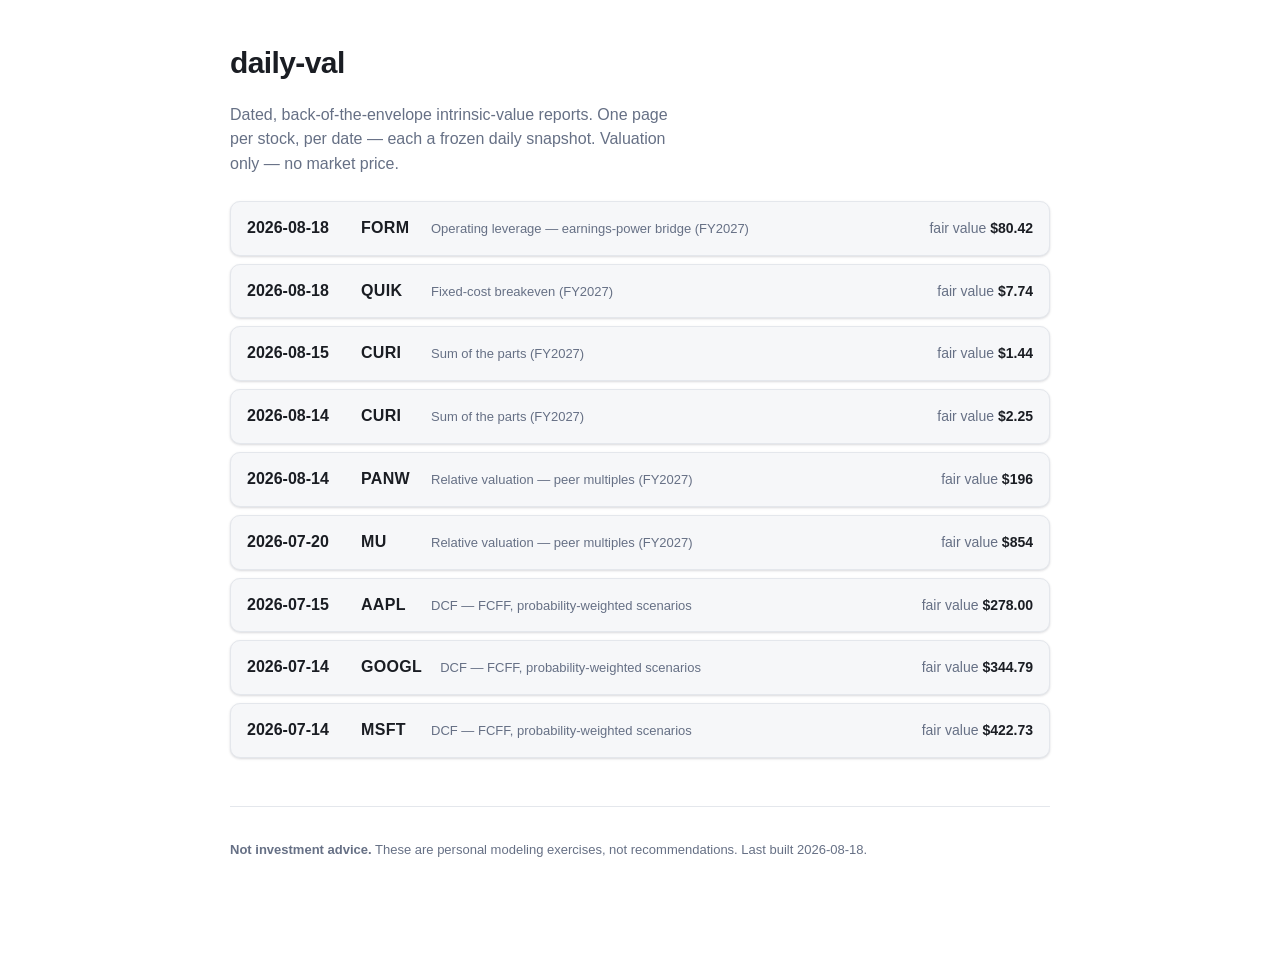
<file: docs/index.html>
<!doctype html>
<html lang="en">
<head>
<meta charset="utf-8">
<meta name="viewport" content="width=device-width, initial-scale=1">
<title>daily-val · valuation reports</title>
<link rel="stylesheet" href="assets/style.css">
</head>
<body>
<main class="wrap">
  <header class="site-head">
    <h1>daily&#8209;val</h1>
    <p class="tagline">Dated, back-of-the-envelope intrinsic-value reports.
    One page per stock, per date — each a frozen daily snapshot. Valuation only —
    no market price.</p>
  </header>

  <div id="dcf-index"></div>
  <noscript><p class="empty">Enable JavaScript to list reports and their
  fair values.</p></noscript>

  <footer class="disclaimer">
    <p><strong>Not investment advice.</strong> These are personal modeling
    exercises, not recommendations. Last built 2026-08-18.</p>
  </footer>
</main>
<script src="assets/comps.js"></script>
<script src="assets/sotp.js"></script>
<script src="assets/opleverage.js"></script>
<script src="assets/breakeven.js"></script>
<script src="assets/dcf.js"></script>
</body>
</html>
</file>
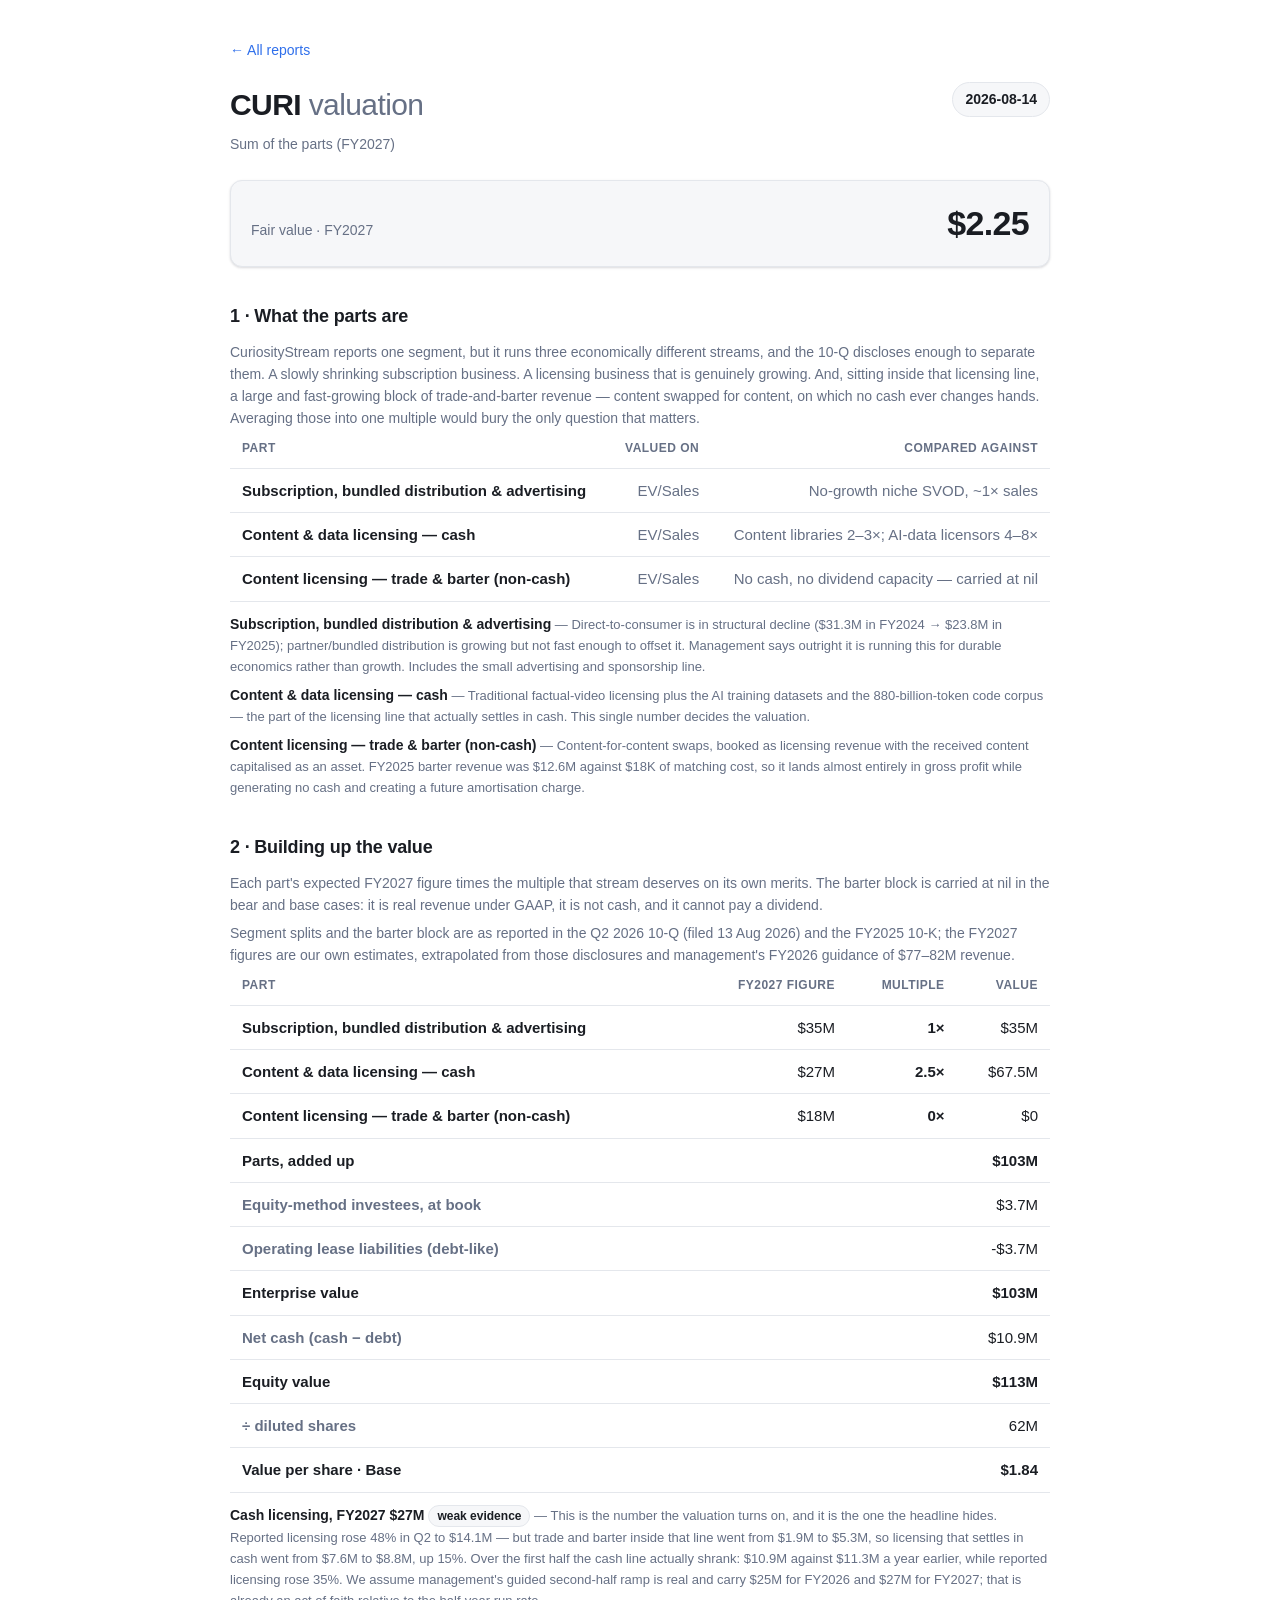
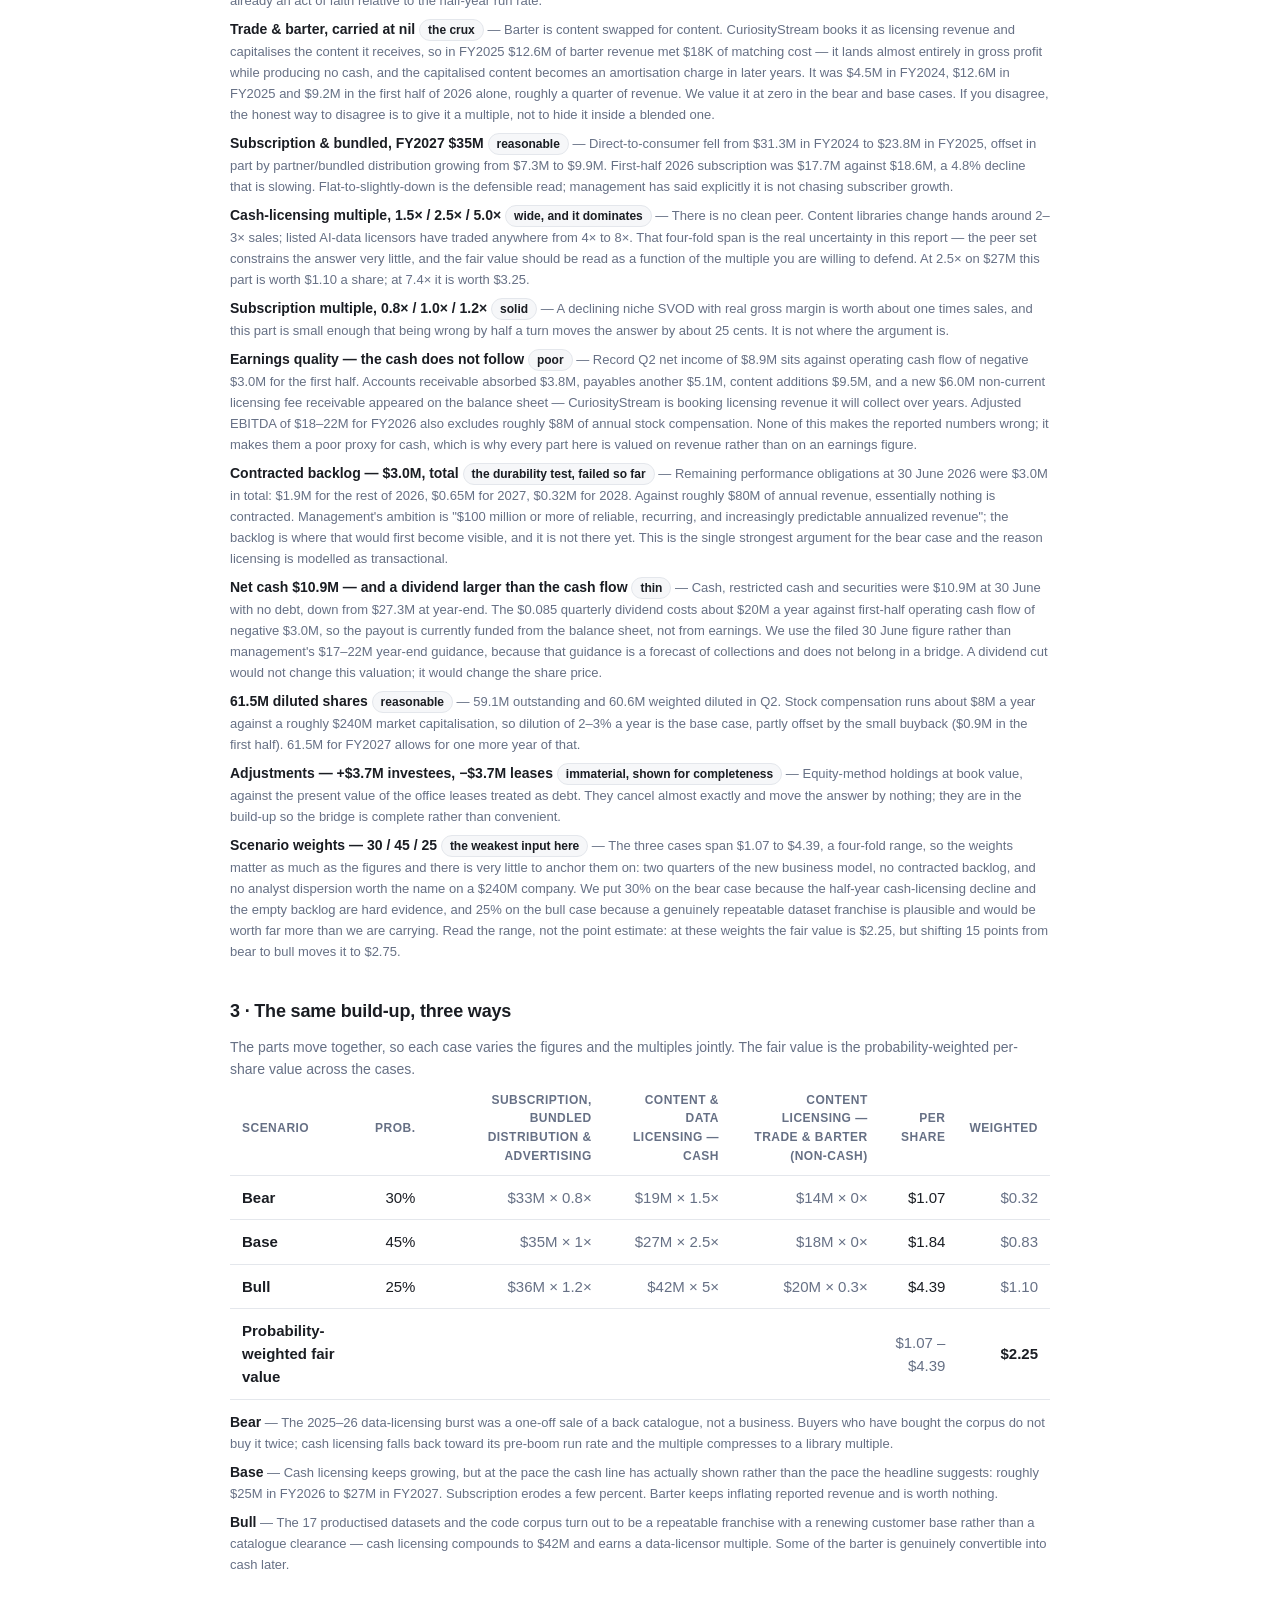
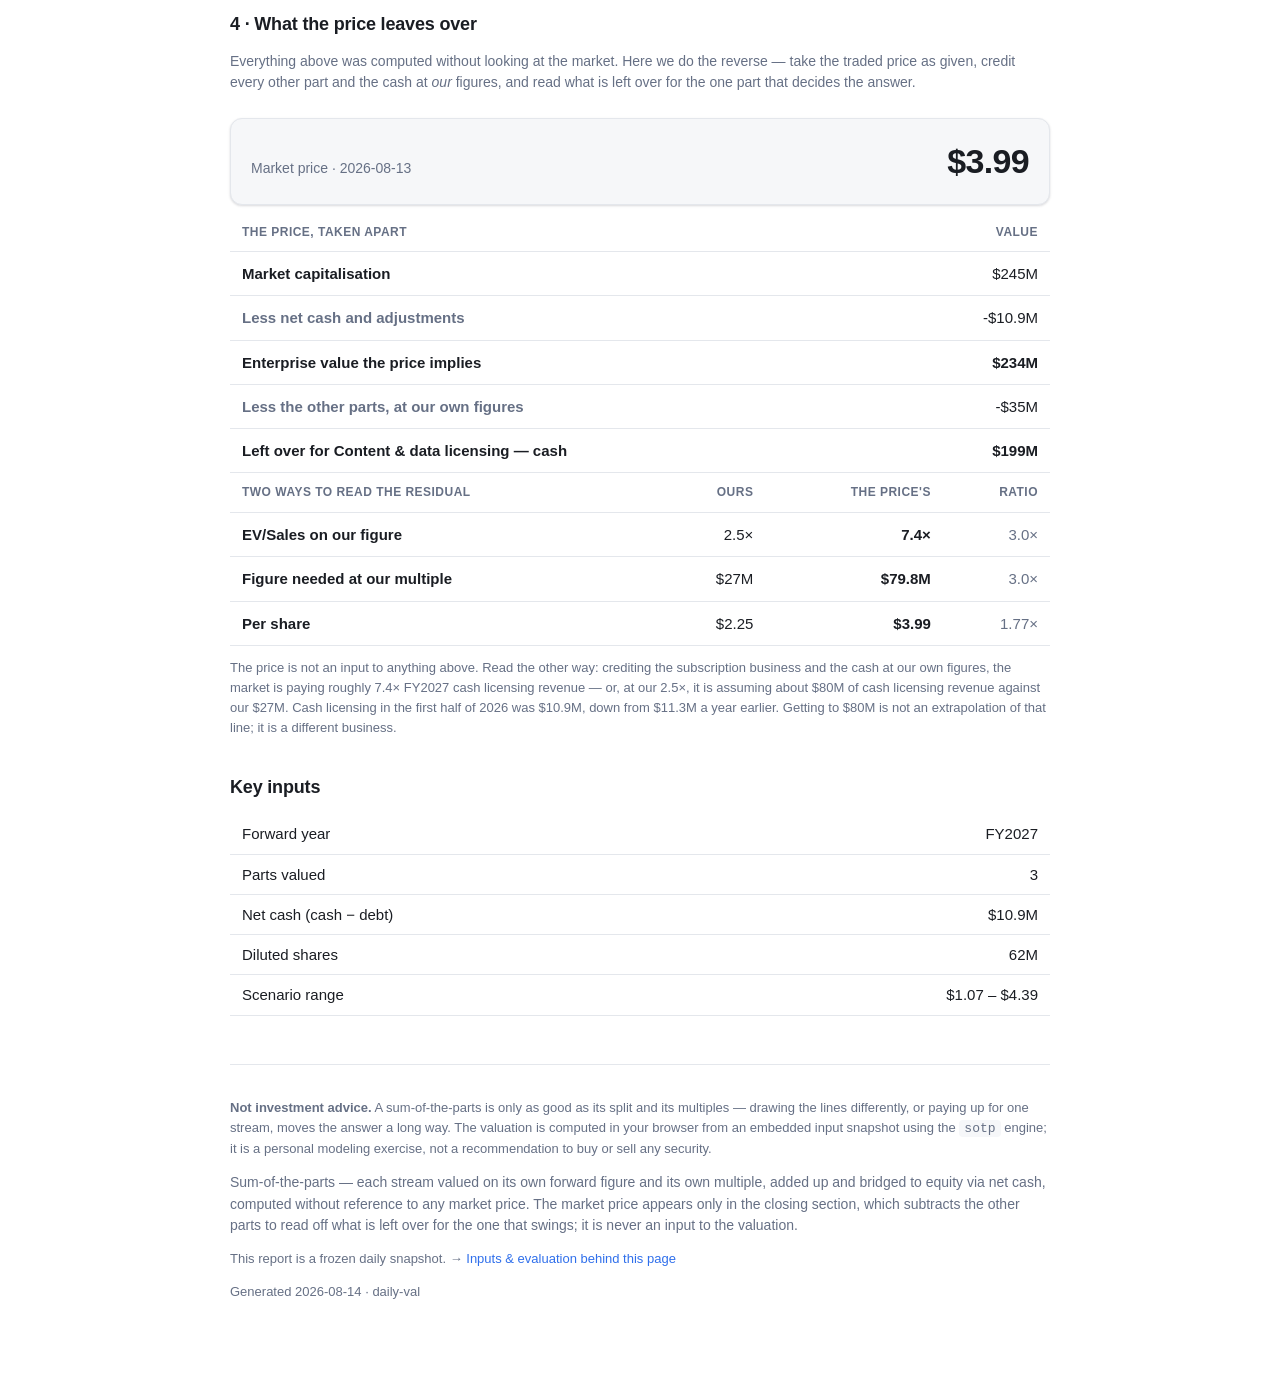
<file: docs/reports/curi/2026-08-14.html>
<!doctype html>
<html lang="en">
<head>
<meta charset="utf-8">
<meta name="viewport" content="width=device-width, initial-scale=1">
<title>CURI valuation — 2026-08-14 · daily-val</title>
<link rel="stylesheet" href="../../assets/style.css">
</head>
<body>
<main class="wrap">
  <p class="crumb"><a href="../../index.html">← All reports</a></p>

  <header class="rpt-head">
    <div>
      <h1>CURI <span class="sub">valuation</span></h1>
      <p class="meta" id="sotp-method">Sum of the parts (FY2027)</p>
    </div>
    <div class="date-badge">2026-08-14</div>
  </header>

  <section class="fairvalue-band">
    <span class="fv-label">Fair value · FY2027</span>
    <span class="fv-value" id="sotp-fairvalue">…</span>
  </section>
  <noscript><p class="meta">This report computes its valuation in the browser;
  enable JavaScript to see the numbers.</p></noscript>

  <section>
    <h2>1 &middot; What the parts are</h2>
    <p class="meta">CuriosityStream reports one segment, but it runs three economically different streams, and the 10-Q discloses enough to separate them. A slowly shrinking subscription business. A licensing business that is genuinely growing. And, sitting inside that licensing line, a large and fast-growing block of trade-and-barter revenue — content swapped for content, on which no cash ever changes hands. Averaging those into one multiple would bury the only question that matters.</p>
    <div id="sotp-parts"></div>
  </section>

  <section>
    <h2>2 &middot; Building up the value</h2>
    <p class="meta">Each part&#x27;s expected FY2027 figure times the multiple that stream deserves on its own merits. The barter block is carried at nil in the bear and base cases: it is real revenue under GAAP, it is not cash, and it cannot pay a dividend.</p>
    <p class="meta" id="sotp-source"></p>
    <div id="sotp-buildup"></div>
  </section>

  <section>
    <h2>3 &middot; The same build-up, three ways</h2>
    <p class="meta">The parts move together, so each case varies the figures and
    the multiples jointly. The fair value is the probability-weighted per-share
    value across the cases.</p>
    <div id="sotp-scenarios"></div>
  </section>

  <section>
    <h2>4 &middot; What the price leaves over</h2>
    <p class="meta">Everything above was computed without looking at the market.
    Here we do the reverse — take the traded price as given, credit every
    other part and the cash at <em>our</em> figures, and read what is left over
    for the one part that decides the answer.</p>
    <div id="sotp-market"></div>
  </section>

  <section>
    <h2>Key inputs</h2>
    <div class="table-scroll">
      <table class="compact">
        <tbody id="sotp-key-inputs"></tbody>
      </table>
    </div>
  </section>

  <footer class="disclaimer">
    <p><strong>Not investment advice.</strong> A sum-of-the-parts is only as good
    as its split and its multiples — drawing the lines differently, or paying
    up for one stream, moves the answer a long way. The valuation is computed in
    your browser from an embedded input snapshot using the <code>sotp</code>
    engine; it is a personal modeling exercise, not a recommendation to buy or
    sell any security.</p>
    <p class="meta">Sum-of-the-parts — each stream valued on its own forward figure and its own multiple, added up and bridged to equity via net cash, computed without reference to any market price. The market price appears only in the closing section, which subtracts the other parts to read off what is left over for the one that swings; it is never an input to the valuation.</p>
    <p class="snapshot">This report is a frozen daily snapshot. &rarr;
    <a href="2026-08-14.json">Inputs &amp; evaluation behind this page</a></p>
    <p class="gen">Generated 2026-08-14 · daily-val</p>
  </footer>
</main>
<script type="application/json" id="sotp-input">{"symbol": "CURI", "method": "sotp", "anchor": "FY2027", "parts_intro": "CuriosityStream reports one segment, but it runs three economically different streams, and the 10-Q discloses enough to separate them. A slowly shrinking subscription business. A licensing business that is genuinely growing. And, sitting inside that licensing line, a large and fast-growing block of trade-and-barter revenue \u2014 content swapped for content, on which no cash ever changes hands. Averaging those into one multiple would bury the only question that matters.", "figures_intro": "Each part's expected FY2027 figure times the multiple that stream deserves on its own merits. The barter block is carried at nil in the bear and base cases: it is real revenue under GAAP, it is not cash, and it cannot pay a dividend.", "fundamentals_source": "Segment splits and the barter block are as reported in the Q2 2026 10-Q (filed 13 Aug 2026) and the FY2025 10-K; the FY2027 figures are our own estimates, extrapolated from those disclosures and management's FY2026 guidance of $77\u201382M revenue.", "balance_sheet": {"net_cash": "10.9M", "diluted_shares": "61.5M"}, "parts": [{"key": "subscription", "name": "Subscription, bundled distribution & advertising", "basis": "revenue", "comparable": "No-growth niche SVOD, ~1\u00d7 sales", "note": "Direct-to-consumer is in structural decline ($31.3M in FY2024 \u2192 $23.8M in FY2025); partner/bundled distribution is growing but not fast enough to offset it. Management says outright it is running this for durable economics rather than growth. Includes the small advertising and sponsorship line."}, {"key": "licensing_cash", "name": "Content & data licensing \u2014 cash", "basis": "revenue", "comparable": "Content libraries 2\u20133\u00d7; AI-data licensors 4\u20138\u00d7", "note": "Traditional factual-video licensing plus the AI training datasets and the 880-billion-token code corpus \u2014 the part of the licensing line that actually settles in cash. This single number decides the valuation."}, {"key": "licensing_barter", "name": "Content licensing \u2014 trade & barter (non-cash)", "basis": "revenue", "comparable": "No cash, no dividend capacity \u2014 carried at nil", "note": "Content-for-content swaps, booked as licensing revenue with the received content capitalised as an asset. FY2025 barter revenue was $12.6M against $18K of matching cost, so it lands almost entirely in gross profit while generating no cash and creating a future amortisation charge."}], "adjustments": [{"key": "equity_investees", "name": "Equity-method investees, at book", "amount": "3.7M", "comment": "Non-core holdings carried at balance-sheet value."}, {"key": "leases", "name": "Operating lease liabilities (debt-like)", "amount": "-3.7M", "comment": "Present value of the office lease commitments, treated as debt."}], "scenarios": [{"name": "Bear", "probability": 0.3, "comment": "The 2025\u201326 data-licensing burst was a one-off sale of a back catalogue, not a business. Buyers who have bought the corpus do not buy it twice; cash licensing falls back toward its pre-boom run rate and the multiple compresses to a library multiple.", "parts": {"subscription": {"amount": "33M", "multiple": 0.8}, "licensing_cash": {"amount": "19M", "multiple": 1.5}, "licensing_barter": {"amount": "14M", "multiple": 0}}}, {"name": "Base", "probability": 0.45, "comment": "Cash licensing keeps growing, but at the pace the cash line has actually shown rather than the pace the headline suggests: roughly $25M in FY2026 to $27M in FY2027. Subscription erodes a few percent. Barter keeps inflating reported revenue and is worth nothing.", "parts": {"subscription": {"amount": "35M", "multiple": 1.0}, "licensing_cash": {"amount": "27M", "multiple": 2.5}, "licensing_barter": {"amount": "18M", "multiple": 0}}}, {"name": "Bull", "probability": 0.25, "comment": "The 17 productised datasets and the code corpus turn out to be a repeatable franchise with a renewing customer base rather than a catalogue clearance \u2014 cash licensing compounds to $42M and earns a data-licensor multiple. Some of the barter is genuinely convertible into cash later.", "parts": {"subscription": {"amount": "36M", "multiple": 1.2}, "licensing_cash": {"amount": "42M", "multiple": 5.0}, "licensing_barter": {"amount": "20M", "multiple": 0.3}}}], "market": {"price": 3.99, "as_of": "2026-08-13", "solve_for": "licensing_cash", "commentary": "The price is not an input to anything above. Read the other way: crediting the subscription business and the cash at our own figures, the market is paying roughly 7.4\u00d7 FY2027 cash licensing revenue \u2014 or, at our 2.5\u00d7, it is assuming about $80M of cash licensing revenue against our $27M. Cash licensing in the first half of 2026 was $10.9M, down from $11.3M a year earlier. Getting to $80M is not an extrapolation of that line; it is a different business."}}</script>
<script type="application/json" id="sotp-notes">{"symbol": "CURI", "as_of": "2026-08-14", "drivers": [{"key": "licensing_cash", "label": "Cash licensing, FY2027 $27M", "verdict": "weak evidence", "comment": "This is the number the valuation turns on, and it is the one the headline hides. Reported licensing rose 48% in Q2 to $14.1M \u2014 but trade and barter inside that line went from $1.9M to $5.3M, so licensing that settles in cash went from $7.6M to $8.8M, up 15%. Over the first half the cash line actually shrank: $10.9M against $11.3M a year earlier, while reported licensing rose 35%. We assume management's guided second-half ramp is real and carry $25M for FY2026 and $27M for FY2027; that is already an act of faith relative to the half-year run rate."}, {"key": "licensing_barter", "label": "Trade & barter, carried at nil", "verdict": "the crux", "comment": "Barter is content swapped for content. CuriosityStream books it as licensing revenue and capitalises the content it receives, so in FY2025 $12.6M of barter revenue met $18K of matching cost \u2014 it lands almost entirely in gross profit while producing no cash, and the capitalised content becomes an amortisation charge in later years. It was $4.5M in FY2024, $12.6M in FY2025 and $9.2M in the first half of 2026 alone, roughly a quarter of revenue. We value it at zero in the bear and base cases. If you disagree, the honest way to disagree is to give it a multiple, not to hide it inside a blended one."}, {"key": "subscription", "label": "Subscription & bundled, FY2027 $35M", "verdict": "reasonable", "comment": "Direct-to-consumer fell from $31.3M in FY2024 to $23.8M in FY2025, offset in part by partner/bundled distribution growing from $7.3M to $9.9M. First-half 2026 subscription was $17.7M against $18.6M, a 4.8% decline that is slowing. Flat-to-slightly-down is the defensible read; management has said explicitly it is not chasing subscriber growth."}, {"key": "mult_licensing_cash", "label": "Cash-licensing multiple, 1.5\u00d7 / 2.5\u00d7 / 5.0\u00d7", "verdict": "wide, and it dominates", "comment": "There is no clean peer. Content libraries change hands around 2\u20133\u00d7 sales; listed AI-data licensors have traded anywhere from 4\u00d7 to 8\u00d7. That four-fold span is the real uncertainty in this report \u2014 the peer set constrains the answer very little, and the fair value should be read as a function of the multiple you are willing to defend. At 2.5\u00d7 on $27M this part is worth $1.10 a share; at 7.4\u00d7 it is worth $3.25."}, {"key": "mult_subscription", "label": "Subscription multiple, 0.8\u00d7 / 1.0\u00d7 / 1.2\u00d7", "verdict": "solid", "comment": "A declining niche SVOD with real gross margin is worth about one times sales, and this part is small enough that being wrong by half a turn moves the answer by about 25 cents. It is not where the argument is."}, {"key": "cash_conversion", "label": "Earnings quality \u2014 the cash does not follow", "verdict": "poor", "comment": "Record Q2 net income of $8.9M sits against operating cash flow of negative $3.0M for the first half. Accounts receivable absorbed $3.8M, payables another $5.1M, content additions $9.5M, and a new $6.0M non-current licensing fee receivable appeared on the balance sheet \u2014 CuriosityStream is booking licensing revenue it will collect over years. Adjusted EBITDA of $18\u201322M for FY2026 also excludes roughly $8M of annual stock compensation. None of this makes the reported numbers wrong; it makes them a poor proxy for cash, which is why every part here is valued on revenue rather than on an earnings figure."}, {"key": "backlog", "label": "Contracted backlog \u2014 $3.0M, total", "verdict": "the durability test, failed so far", "comment": "Remaining performance obligations at 30 June 2026 were $3.0M in total: $1.9M for the rest of 2026, $0.65M for 2027, $0.32M for 2028. Against roughly $80M of annual revenue, essentially nothing is contracted. Management's ambition is \"$100 million or more of reliable, recurring, and increasingly predictable annualized revenue\"; the backlog is where that would first become visible, and it is not there yet. This is the single strongest argument for the bear case and the reason licensing is modelled as transactional."}, {"key": "net_cash", "label": "Net cash $10.9M \u2014 and a dividend larger than the cash flow", "verdict": "thin", "comment": "Cash, restricted cash and securities were $10.9M at 30 June with no debt, down from $27.3M at year-end. The $0.085 quarterly dividend costs about $20M a year against first-half operating cash flow of negative $3.0M, so the payout is currently funded from the balance sheet, not from earnings. We use the filed 30 June figure rather than management's $17\u201322M year-end guidance, because that guidance is a forecast of collections and does not belong in a bridge. A dividend cut would not change this valuation; it would change the share price."}, {"key": "shares", "label": "61.5M diluted shares", "verdict": "reasonable", "comment": "59.1M outstanding and 60.6M weighted diluted in Q2. Stock compensation runs about $8M a year against a roughly $240M market capitalisation, so dilution of 2\u20133% a year is the base case, partly offset by the small buyback ($0.9M in the first half). 61.5M for FY2027 allows for one more year of that."}, {"key": "adjustments", "label": "Adjustments \u2014 +$3.7M investees, \u2212$3.7M leases", "verdict": "immaterial, shown for completeness", "comment": "Equity-method holdings at book value, against the present value of the office leases treated as debt. They cancel almost exactly and move the answer by nothing; they are in the build-up so the bridge is complete rather than convenient."}, {"key": "probability", "label": "Scenario weights \u2014 30 / 45 / 25", "verdict": "the weakest input here", "comment": "The three cases span $1.07 to $4.39, a four-fold range, so the weights matter as much as the figures and there is very little to anchor them on: two quarters of the new business model, no contracted backlog, and no analyst dispersion worth the name on a $240M company. We put 30% on the bear case because the half-year cash-licensing decline and the empty backlog are hard evidence, and 25% on the bull case because a genuinely repeatable dataset franchise is plausible and would be worth far more than we are carrying. Read the range, not the point estimate: at these weights the fair value is $2.25, but shifting 15 points from bear to bull moves it to $2.75."}]}</script>
<script src="../../assets/sotp.js"></script>
</body>
</html>
</file>
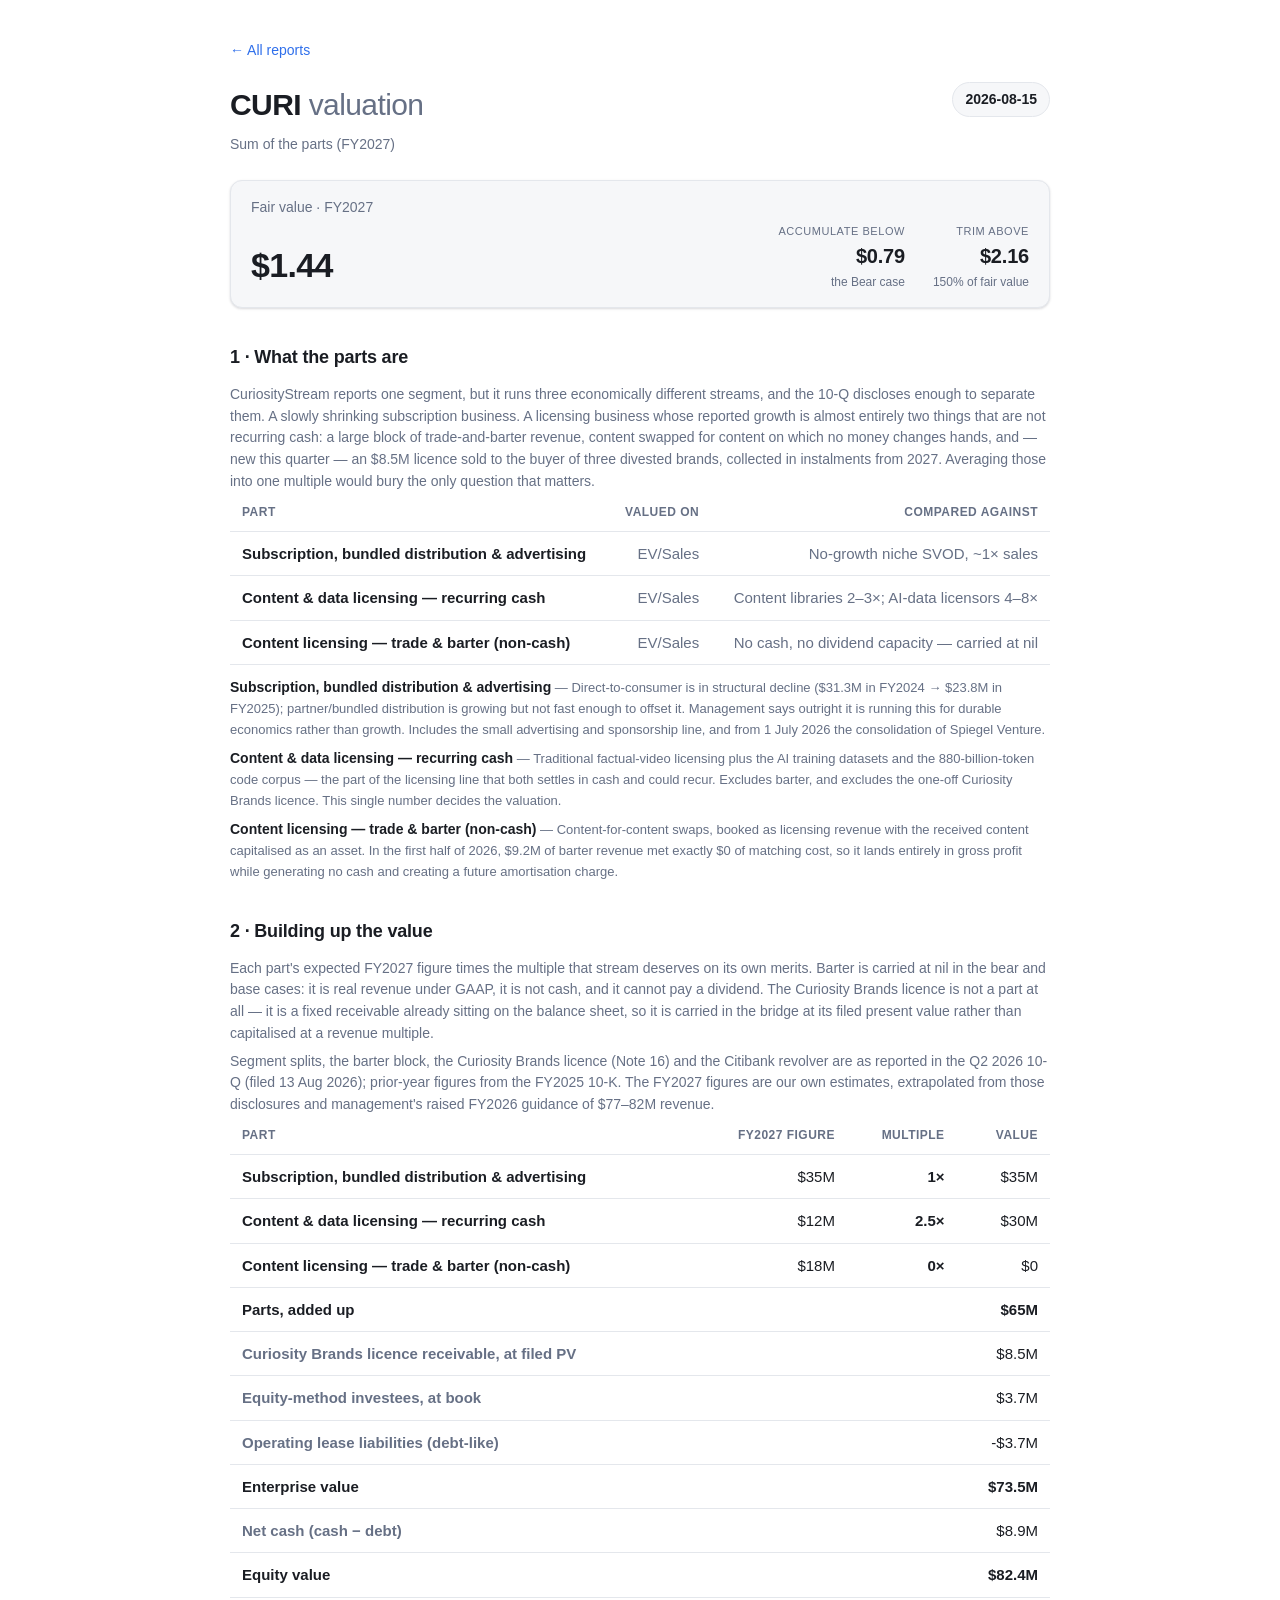
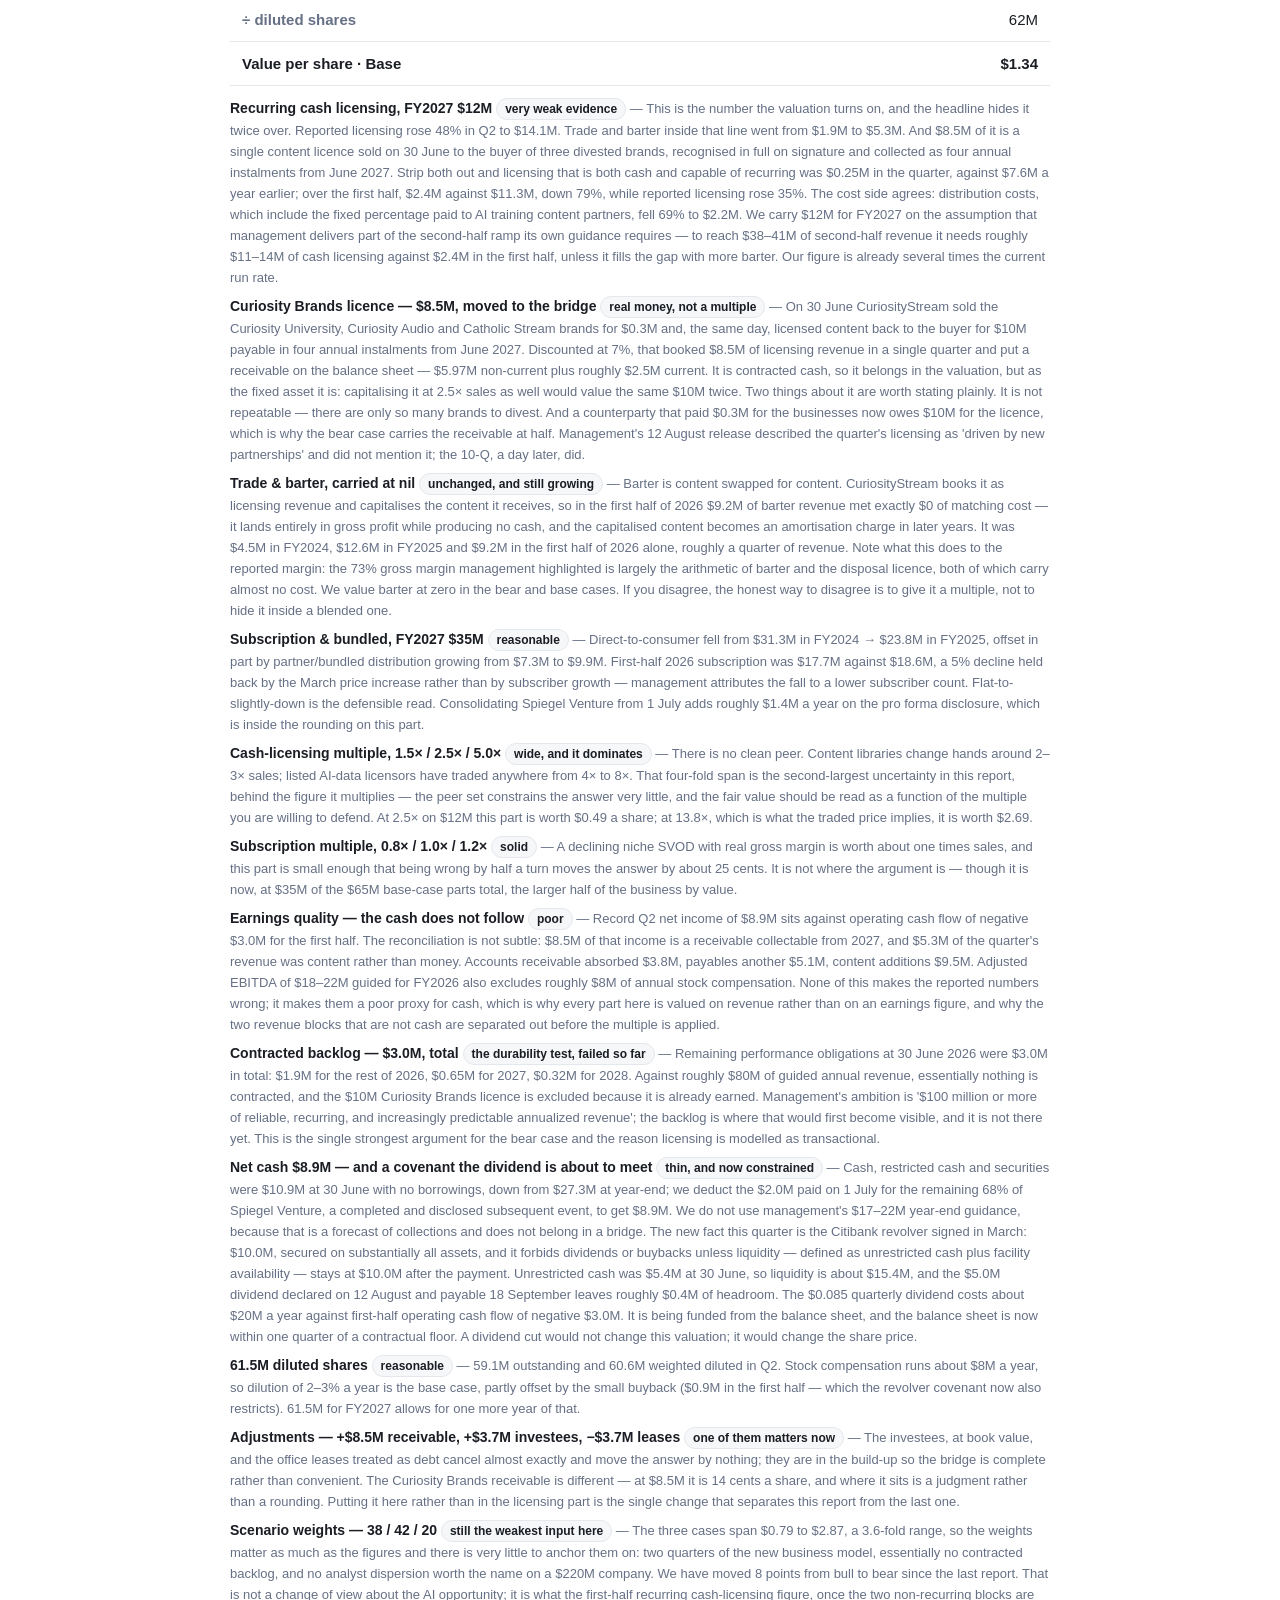
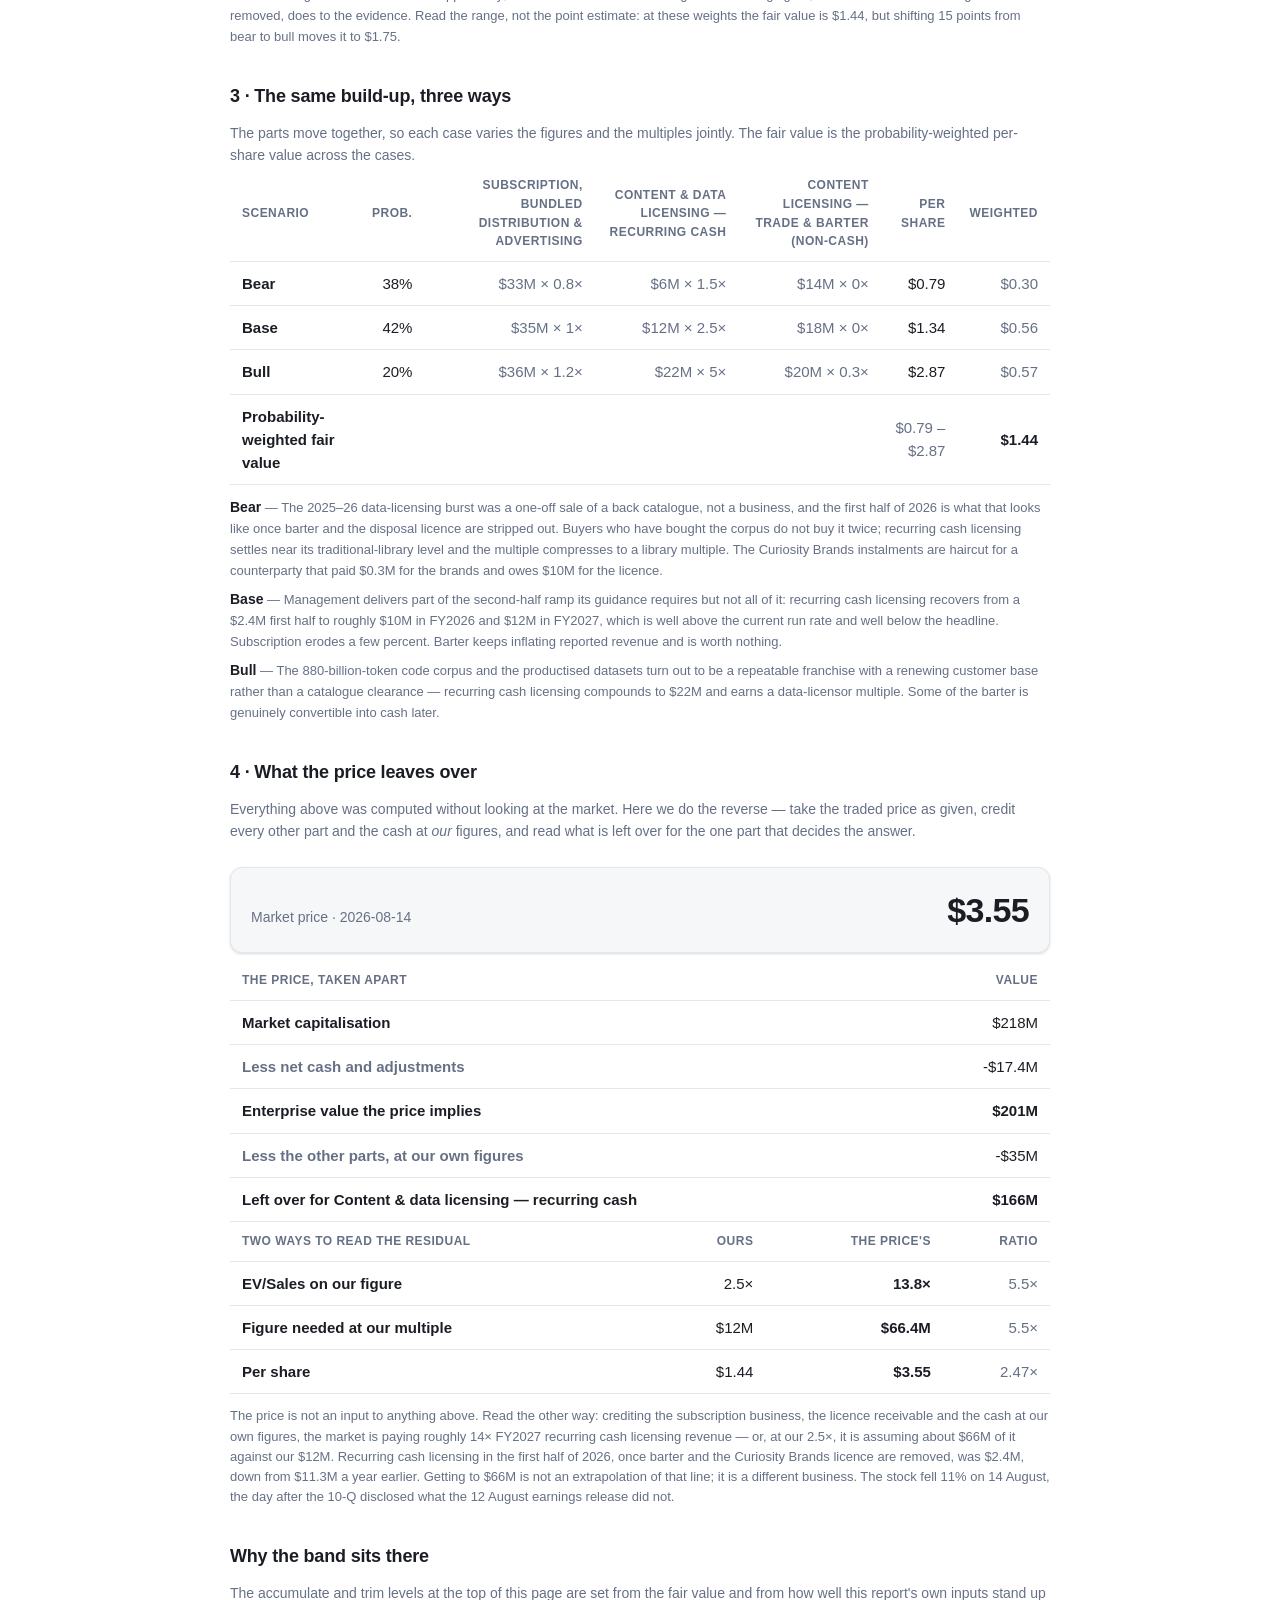
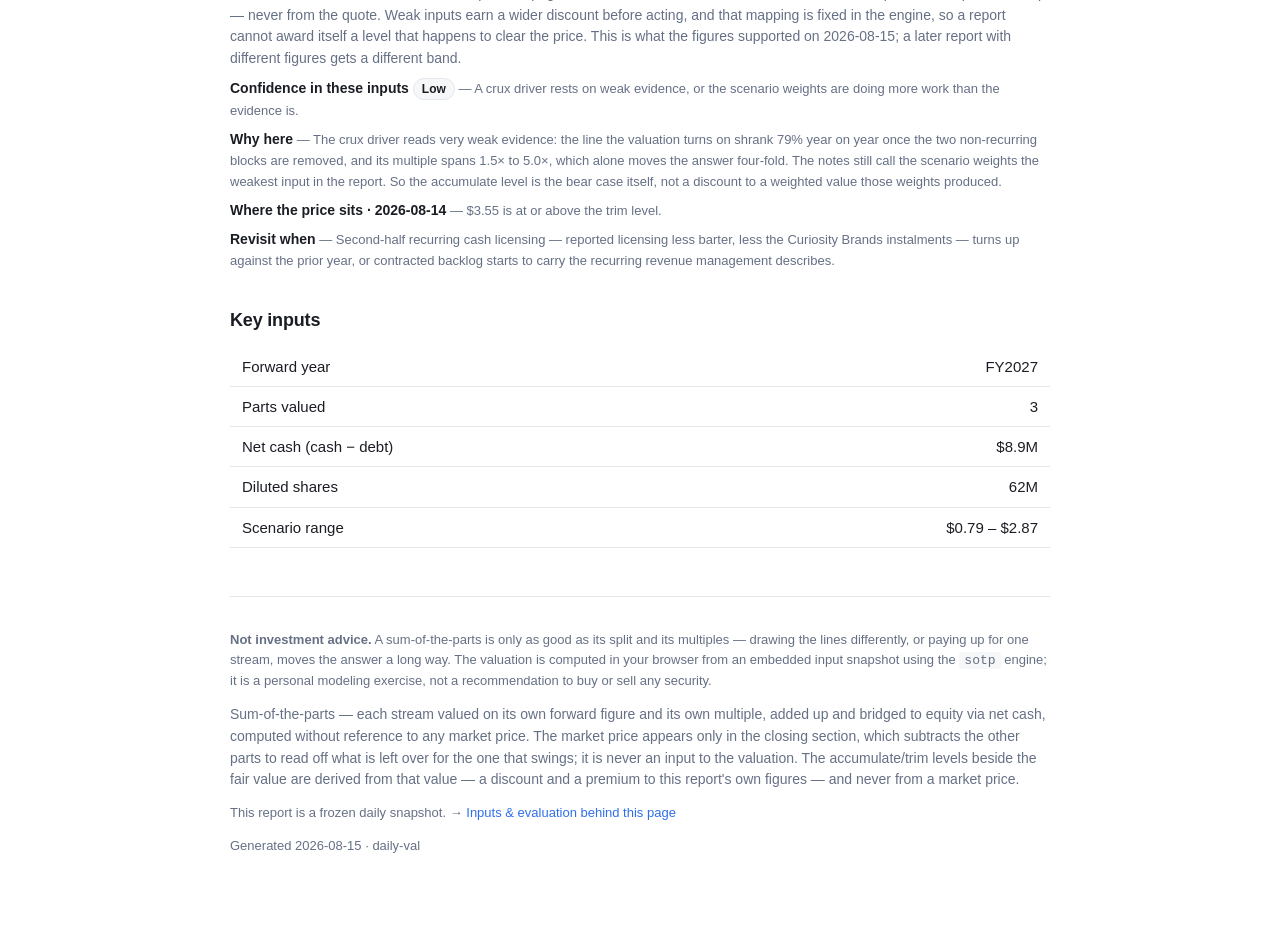
<file: docs/reports/curi/2026-08-15.html>
<!doctype html>
<html lang="en">
<head>
<meta charset="utf-8">
<meta name="viewport" content="width=device-width, initial-scale=1">
<title>CURI valuation — 2026-08-15 · daily-val</title>
<link rel="stylesheet" href="../../assets/style.css">
</head>
<body>
<main class="wrap">
  <p class="crumb"><a href="../../index.html">← All reports</a></p>

  <header class="rpt-head">
    <div>
      <h1>CURI <span class="sub">valuation</span></h1>
      <p class="meta" id="sotp-method">Sum of the parts (FY2027)</p>
    </div>
    <div class="date-badge">2026-08-15</div>
  </header>

  <section class="fairvalue-band">
    <span class="fv-label">Fair value · FY2027</span>
    <span class="fv-value" id="sotp-fairvalue">…</span>
    <div class="fv-levels" id="sotp-action-levels"></div>
  </section>
  <noscript><p class="meta">This report computes its valuation in the browser;
  enable JavaScript to see the numbers.</p></noscript>

  <section>
    <h2>1 &middot; What the parts are</h2>
    <p class="meta">CuriosityStream reports one segment, but it runs three economically different streams, and the 10-Q discloses enough to separate them. A slowly shrinking subscription business. A licensing business whose reported growth is almost entirely two things that are not recurring cash: a large block of trade-and-barter revenue, content swapped for content on which no money changes hands, and — new this quarter — an $8.5M licence sold to the buyer of three divested brands, collected in instalments from 2027. Averaging those into one multiple would bury the only question that matters.</p>
    <div id="sotp-parts"></div>
  </section>

  <section>
    <h2>2 &middot; Building up the value</h2>
    <p class="meta">Each part&#x27;s expected FY2027 figure times the multiple that stream deserves on its own merits. Barter is carried at nil in the bear and base cases: it is real revenue under GAAP, it is not cash, and it cannot pay a dividend. The Curiosity Brands licence is not a part at all — it is a fixed receivable already sitting on the balance sheet, so it is carried in the bridge at its filed present value rather than capitalised at a revenue multiple.</p>
    <p class="meta" id="sotp-source"></p>
    <div id="sotp-buildup"></div>
  </section>

  <section>
    <h2>3 &middot; The same build-up, three ways</h2>
    <p class="meta">The parts move together, so each case varies the figures and
    the multiples jointly. The fair value is the probability-weighted per-share
    value across the cases.</p>
    <div id="sotp-scenarios"></div>
  </section>

  <section>
    <h2>4 &middot; What the price leaves over</h2>
    <p class="meta">Everything above was computed without looking at the market.
    Here we do the reverse — take the traded price as given, credit every
    other part and the cash at <em>our</em> figures, and read what is left over
    for the one part that decides the answer.</p>
    <div id="sotp-market"></div>
  </section>

  <section>
    <h2>Why the band sits there</h2>
    <p class="meta">The accumulate and trim levels at the top of this page are
    set from the fair value and from how well this report's own inputs stand up
    — never from the quote. Weak inputs earn a wider discount before acting, and
    that mapping is fixed in the engine, so a report cannot award itself a level
    that happens to clear the price. This is what the figures supported on
    2026-08-15; a later report with different figures gets a different band.</p>
    <div id="sotp-action"></div>
  </section>

  <section>
    <h2>Key inputs</h2>
    <div class="table-scroll">
      <table class="compact">
        <tbody id="sotp-key-inputs"></tbody>
      </table>
    </div>
  </section>

  <footer class="disclaimer">
    <p><strong>Not investment advice.</strong> A sum-of-the-parts is only as good
    as its split and its multiples — drawing the lines differently, or paying
    up for one stream, moves the answer a long way. The valuation is computed in
    your browser from an embedded input snapshot using the <code>sotp</code>
    engine; it is a personal modeling exercise, not a recommendation to buy or
    sell any security.</p>
    <p class="meta">Sum-of-the-parts — each stream valued on its own forward figure and its own multiple, added up and bridged to equity via net cash, computed without reference to any market price. The market price appears only in the closing section, which subtracts the other parts to read off what is left over for the one that swings; it is never an input to the valuation. The accumulate/trim levels beside the fair value are derived from that value — a discount and a premium to this report&#x27;s own figures — and never from a market price.</p>
    <p class="snapshot">This report is a frozen daily snapshot. &rarr;
    <a href="2026-08-15.json">Inputs &amp; evaluation behind this page</a></p>
    <p class="gen">Generated 2026-08-15 · daily-val</p>
  </footer>
</main>
<script type="application/json" id="sotp-input">{"symbol": "CURI", "method": "sotp", "anchor": "FY2027", "parts_intro": "CuriosityStream reports one segment, but it runs three economically different streams, and the 10-Q discloses enough to separate them. A slowly shrinking subscription business. A licensing business whose reported growth is almost entirely two things that are not recurring cash: a large block of trade-and-barter revenue, content swapped for content on which no money changes hands, and \u2014 new this quarter \u2014 an $8.5M licence sold to the buyer of three divested brands, collected in instalments from 2027. Averaging those into one multiple would bury the only question that matters.", "figures_intro": "Each part's expected FY2027 figure times the multiple that stream deserves on its own merits. Barter is carried at nil in the bear and base cases: it is real revenue under GAAP, it is not cash, and it cannot pay a dividend. The Curiosity Brands licence is not a part at all \u2014 it is a fixed receivable already sitting on the balance sheet, so it is carried in the bridge at its filed present value rather than capitalised at a revenue multiple.", "fundamentals_source": "Segment splits, the barter block, the Curiosity Brands licence (Note 16) and the Citibank revolver are as reported in the Q2 2026 10-Q (filed 13 Aug 2026); prior-year figures from the FY2025 10-K. The FY2027 figures are our own estimates, extrapolated from those disclosures and management's raised FY2026 guidance of $77\u201382M revenue.", "balance_sheet": {"net_cash": "8.9M", "diluted_shares": "61.5M"}, "parts": [{"key": "subscription", "name": "Subscription, bundled distribution & advertising", "basis": "revenue", "comparable": "No-growth niche SVOD, ~1\u00d7 sales", "note": "Direct-to-consumer is in structural decline ($31.3M in FY2024 \u2192 $23.8M in FY2025); partner/bundled distribution is growing but not fast enough to offset it. Management says outright it is running this for durable economics rather than growth. Includes the small advertising and sponsorship line, and from 1 July 2026 the consolidation of Spiegel Venture."}, {"key": "licensing_cash", "name": "Content & data licensing \u2014 recurring cash", "basis": "revenue", "comparable": "Content libraries 2\u20133\u00d7; AI-data licensors 4\u20138\u00d7", "note": "Traditional factual-video licensing plus the AI training datasets and the 880-billion-token code corpus \u2014 the part of the licensing line that both settles in cash and could recur. Excludes barter, and excludes the one-off Curiosity Brands licence. This single number decides the valuation."}, {"key": "licensing_barter", "name": "Content licensing \u2014 trade & barter (non-cash)", "basis": "revenue", "comparable": "No cash, no dividend capacity \u2014 carried at nil", "note": "Content-for-content swaps, booked as licensing revenue with the received content capitalised as an asset. In the first half of 2026, $9.2M of barter revenue met exactly $0 of matching cost, so it lands entirely in gross profit while generating no cash and creating a future amortisation charge."}], "adjustments": [{"key": "licensing_receivable", "name": "Curiosity Brands licence receivable, at filed PV", "amount": "8.5M", "comment": "The $10M licence sold on 30 June 2026, receivable as four annual instalments of $2.5M from June 2027 and booked at a 7% discount. Contracted cash, so it belongs in the bridge \u2014 but it is a fixed asset already earned, not a revenue stream, and capitalising it at a sales multiple as well would count it twice."}, {"key": "equity_investees", "name": "Equity-method investees, at book", "amount": "3.7M", "comment": "Non-core holdings carried at balance-sheet value. Spiegel Venture is not among them; it was carried at zero and was bought outright on 1 July 2026."}, {"key": "leases", "name": "Operating lease liabilities (debt-like)", "amount": "-3.7M", "comment": "Present value of the office lease commitments, treated as debt."}], "scenarios": [{"name": "Bear", "probability": 0.38, "comment": "The 2025\u201326 data-licensing burst was a one-off sale of a back catalogue, not a business, and the first half of 2026 is what that looks like once barter and the disposal licence are stripped out. Buyers who have bought the corpus do not buy it twice; recurring cash licensing settles near its traditional-library level and the multiple compresses to a library multiple. The Curiosity Brands instalments are haircut for a counterparty that paid $0.3M for the brands and owes $10M for the licence.", "parts": {"subscription": {"amount": "33M", "multiple": 0.8}, "licensing_cash": {"amount": "6M", "multiple": 1.5}, "licensing_barter": {"amount": "14M", "multiple": 0}}, "adjustments": {"licensing_receivable": "4.2M"}}, {"name": "Base", "probability": 0.42, "comment": "Management delivers part of the second-half ramp its guidance requires but not all of it: recurring cash licensing recovers from a $2.4M first half to roughly $10M in FY2026 and $12M in FY2027, which is well above the current run rate and well below the headline. Subscription erodes a few percent. Barter keeps inflating reported revenue and is worth nothing.", "parts": {"subscription": {"amount": "35M", "multiple": 1.0}, "licensing_cash": {"amount": "12M", "multiple": 2.5}, "licensing_barter": {"amount": "18M", "multiple": 0}}}, {"name": "Bull", "probability": 0.2, "comment": "The 880-billion-token code corpus and the productised datasets turn out to be a repeatable franchise with a renewing customer base rather than a catalogue clearance \u2014 recurring cash licensing compounds to $22M and earns a data-licensor multiple. Some of the barter is genuinely convertible into cash later.", "parts": {"subscription": {"amount": "36M", "multiple": 1.2}, "licensing_cash": {"amount": "22M", "multiple": 5.0}, "licensing_barter": {"amount": "20M", "multiple": 0.3}}}], "market": {"price": 3.55, "as_of": "2026-08-14", "solve_for": "licensing_cash", "commentary": "The price is not an input to anything above. Read the other way: crediting the subscription business, the licence receivable and the cash at our own figures, the market is paying roughly 14\u00d7 FY2027 recurring cash licensing revenue \u2014 or, at our 2.5\u00d7, it is assuming about $66M of it against our $12M. Recurring cash licensing in the first half of 2026, once barter and the Curiosity Brands licence are removed, was $2.4M, down from $11.3M a year earlier. Getting to $66M is not an extrapolation of that line; it is a different business. The stock fell 11% on 14 August, the day after the 10-Q disclosed what the 12 August earnings release did not."}, "action": {"confidence": "low", "buy_below": "Bear", "rationale": "The crux driver reads very weak evidence: the line the valuation turns on shrank 79% year on year once the two non-recurring blocks are removed, and its multiple spans 1.5\u00d7 to 5.0\u00d7, which alone moves the answer four-fold. The notes still call the scenario weights the weakest input in the report. So the accumulate level is the bear case itself, not a discount to a weighted value those weights produced.", "review": "Second-half recurring cash licensing \u2014 reported licensing less barter, less the Curiosity Brands instalments \u2014 turns up against the prior year, or contracted backlog starts to carry the recurring revenue management describes."}}</script>
<script type="application/json" id="sotp-notes">{"symbol": "CURI", "as_of": "2026-08-15", "drivers": [{"key": "licensing_cash", "label": "Recurring cash licensing, FY2027 $12M", "verdict": "very weak evidence", "comment": "This is the number the valuation turns on, and the headline hides it twice over. Reported licensing rose 48% in Q2 to $14.1M. Trade and barter inside that line went from $1.9M to $5.3M. And $8.5M of it is a single content licence sold on 30 June to the buyer of three divested brands, recognised in full on signature and collected as four annual instalments from June 2027. Strip both out and licensing that is both cash and capable of recurring was $0.25M in the quarter, against $7.6M a year earlier; over the first half, $2.4M against $11.3M, down 79%, while reported licensing rose 35%. The cost side agrees: distribution costs, which include the fixed percentage paid to AI training content partners, fell 69% to $2.2M. We carry $12M for FY2027 on the assumption that management delivers part of the second-half ramp its own guidance requires \u2014 to reach $38\u201341M of second-half revenue it needs roughly $11\u201314M of cash licensing against $2.4M in the first half, unless it fills the gap with more barter. Our figure is already several times the current run rate."}, {"key": "licensing_receivable", "label": "Curiosity Brands licence \u2014 $8.5M, moved to the bridge", "verdict": "real money, not a multiple", "comment": "On 30 June CuriosityStream sold the Curiosity University, Curiosity Audio and Catholic Stream brands for $0.3M and, the same day, licensed content back to the buyer for $10M payable in four annual instalments from June 2027. Discounted at 7%, that booked $8.5M of licensing revenue in a single quarter and put a receivable on the balance sheet \u2014 $5.97M non-current plus roughly $2.5M current. It is contracted cash, so it belongs in the valuation, but as the fixed asset it is: capitalising it at 2.5\u00d7 sales as well would value the same $10M twice. Two things about it are worth stating plainly. It is not repeatable \u2014 there are only so many brands to divest. And a counterparty that paid $0.3M for the businesses now owes $10M for the licence, which is why the bear case carries the receivable at half. Management's 12 August release described the quarter's licensing as 'driven by new partnerships' and did not mention it; the 10-Q, a day later, did."}, {"key": "licensing_barter", "label": "Trade & barter, carried at nil", "verdict": "unchanged, and still growing", "comment": "Barter is content swapped for content. CuriosityStream books it as licensing revenue and capitalises the content it receives, so in the first half of 2026 $9.2M of barter revenue met exactly $0 of matching cost \u2014 it lands entirely in gross profit while producing no cash, and the capitalised content becomes an amortisation charge in later years. It was $4.5M in FY2024, $12.6M in FY2025 and $9.2M in the first half of 2026 alone, roughly a quarter of revenue. Note what this does to the reported margin: the 73% gross margin management highlighted is largely the arithmetic of barter and the disposal licence, both of which carry almost no cost. We value barter at zero in the bear and base cases. If you disagree, the honest way to disagree is to give it a multiple, not to hide it inside a blended one."}, {"key": "subscription", "label": "Subscription & bundled, FY2027 $35M", "verdict": "reasonable", "comment": "Direct-to-consumer fell from $31.3M in FY2024 \u2192 $23.8M in FY2025, offset in part by partner/bundled distribution growing from $7.3M to $9.9M. First-half 2026 subscription was $17.7M against $18.6M, a 5% decline held back by the March price increase rather than by subscriber growth \u2014 management attributes the fall to a lower subscriber count. Flat-to-slightly-down is the defensible read. Consolidating Spiegel Venture from 1 July adds roughly $1.4M a year on the pro forma disclosure, which is inside the rounding on this part."}, {"key": "mult_licensing_cash", "label": "Cash-licensing multiple, 1.5\u00d7 / 2.5\u00d7 / 5.0\u00d7", "verdict": "wide, and it dominates", "comment": "There is no clean peer. Content libraries change hands around 2\u20133\u00d7 sales; listed AI-data licensors have traded anywhere from 4\u00d7 to 8\u00d7. That four-fold span is the second-largest uncertainty in this report, behind the figure it multiplies \u2014 the peer set constrains the answer very little, and the fair value should be read as a function of the multiple you are willing to defend. At 2.5\u00d7 on $12M this part is worth $0.49 a share; at 13.8\u00d7, which is what the traded price implies, it is worth $2.69."}, {"key": "mult_subscription", "label": "Subscription multiple, 0.8\u00d7 / 1.0\u00d7 / 1.2\u00d7", "verdict": "solid", "comment": "A declining niche SVOD with real gross margin is worth about one times sales, and this part is small enough that being wrong by half a turn moves the answer by about 25 cents. It is not where the argument is \u2014 though it is now, at $35M of the $65M base-case parts total, the larger half of the business by value."}, {"key": "cash_conversion", "label": "Earnings quality \u2014 the cash does not follow", "verdict": "poor", "comment": "Record Q2 net income of $8.9M sits against operating cash flow of negative $3.0M for the first half. The reconciliation is not subtle: $8.5M of that income is a receivable collectable from 2027, and $5.3M of the quarter's revenue was content rather than money. Accounts receivable absorbed $3.8M, payables another $5.1M, content additions $9.5M. Adjusted EBITDA of $18\u201322M guided for FY2026 also excludes roughly $8M of annual stock compensation. None of this makes the reported numbers wrong; it makes them a poor proxy for cash, which is why every part here is valued on revenue rather than on an earnings figure, and why the two revenue blocks that are not cash are separated out before the multiple is applied."}, {"key": "backlog", "label": "Contracted backlog \u2014 $3.0M, total", "verdict": "the durability test, failed so far", "comment": "Remaining performance obligations at 30 June 2026 were $3.0M in total: $1.9M for the rest of 2026, $0.65M for 2027, $0.32M for 2028. Against roughly $80M of guided annual revenue, essentially nothing is contracted, and the $10M Curiosity Brands licence is excluded because it is already earned. Management's ambition is '$100 million or more of reliable, recurring, and increasingly predictable annualized revenue'; the backlog is where that would first become visible, and it is not there yet. This is the single strongest argument for the bear case and the reason licensing is modelled as transactional."}, {"key": "net_cash", "label": "Net cash $8.9M \u2014 and a covenant the dividend is about to meet", "verdict": "thin, and now constrained", "comment": "Cash, restricted cash and securities were $10.9M at 30 June with no borrowings, down from $27.3M at year-end; we deduct the $2.0M paid on 1 July for the remaining 68% of Spiegel Venture, a completed and disclosed subsequent event, to get $8.9M. We do not use management's $17\u201322M year-end guidance, because that is a forecast of collections and does not belong in a bridge. The new fact this quarter is the Citibank revolver signed in March: $10.0M, secured on substantially all assets, and it forbids dividends or buybacks unless liquidity \u2014 defined as unrestricted cash plus facility availability \u2014 stays at $10.0M after the payment. Unrestricted cash was $5.4M at 30 June, so liquidity is about $15.4M, and the $5.0M dividend declared on 12 August and payable 18 September leaves roughly $0.4M of headroom. The $0.085 quarterly dividend costs about $20M a year against first-half operating cash flow of negative $3.0M. It is being funded from the balance sheet, and the balance sheet is now within one quarter of a contractual floor. A dividend cut would not change this valuation; it would change the share price."}, {"key": "shares", "label": "61.5M diluted shares", "verdict": "reasonable", "comment": "59.1M outstanding and 60.6M weighted diluted in Q2. Stock compensation runs about $8M a year, so dilution of 2\u20133% a year is the base case, partly offset by the small buyback ($0.9M in the first half \u2014 which the revolver covenant now also restricts). 61.5M for FY2027 allows for one more year of that."}, {"key": "adjustments", "label": "Adjustments \u2014 +$8.5M receivable, +$3.7M investees, \u2212$3.7M leases", "verdict": "one of them matters now", "comment": "The investees, at book value, and the office leases treated as debt cancel almost exactly and move the answer by nothing; they are in the build-up so the bridge is complete rather than convenient. The Curiosity Brands receivable is different \u2014 at $8.5M it is 14 cents a share, and where it sits is a judgment rather than a rounding. Putting it here rather than in the licensing part is the single change that separates this report from the last one."}, {"key": "probability", "label": "Scenario weights \u2014 38 / 42 / 20", "verdict": "still the weakest input here", "comment": "The three cases span $0.79 to $2.87, a 3.6-fold range, so the weights matter as much as the figures and there is very little to anchor them on: two quarters of the new business model, essentially no contracted backlog, and no analyst dispersion worth the name on a $220M company. We have moved 8 points from bull to bear since the last report. That is not a change of view about the AI opportunity; it is what the first-half recurring cash-licensing figure, once the two non-recurring blocks are removed, does to the evidence. Read the range, not the point estimate: at these weights the fair value is $1.44, but shifting 15 points from bear to bull moves it to $1.75."}]}</script>
<script src="../../assets/action.js"></script>
<script src="../../assets/sotp.js"></script>
</body>
</html>
</file>
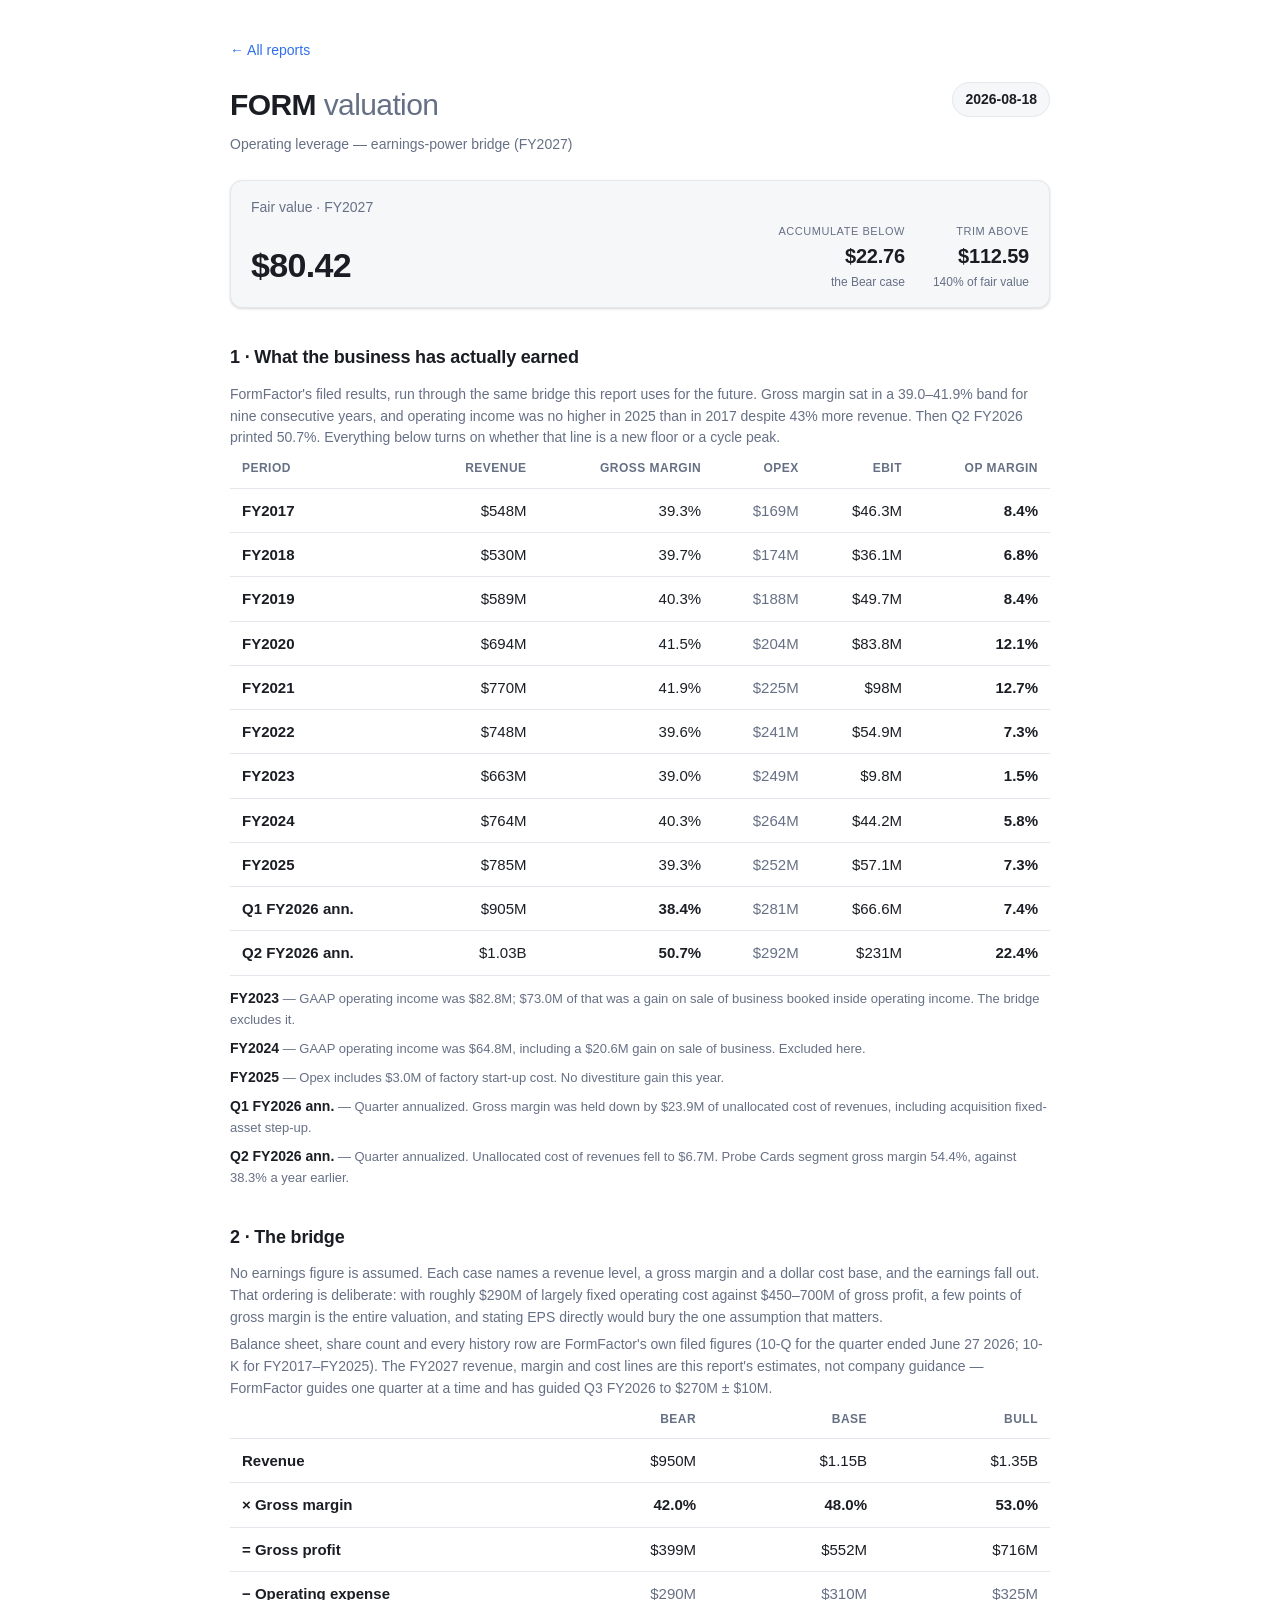
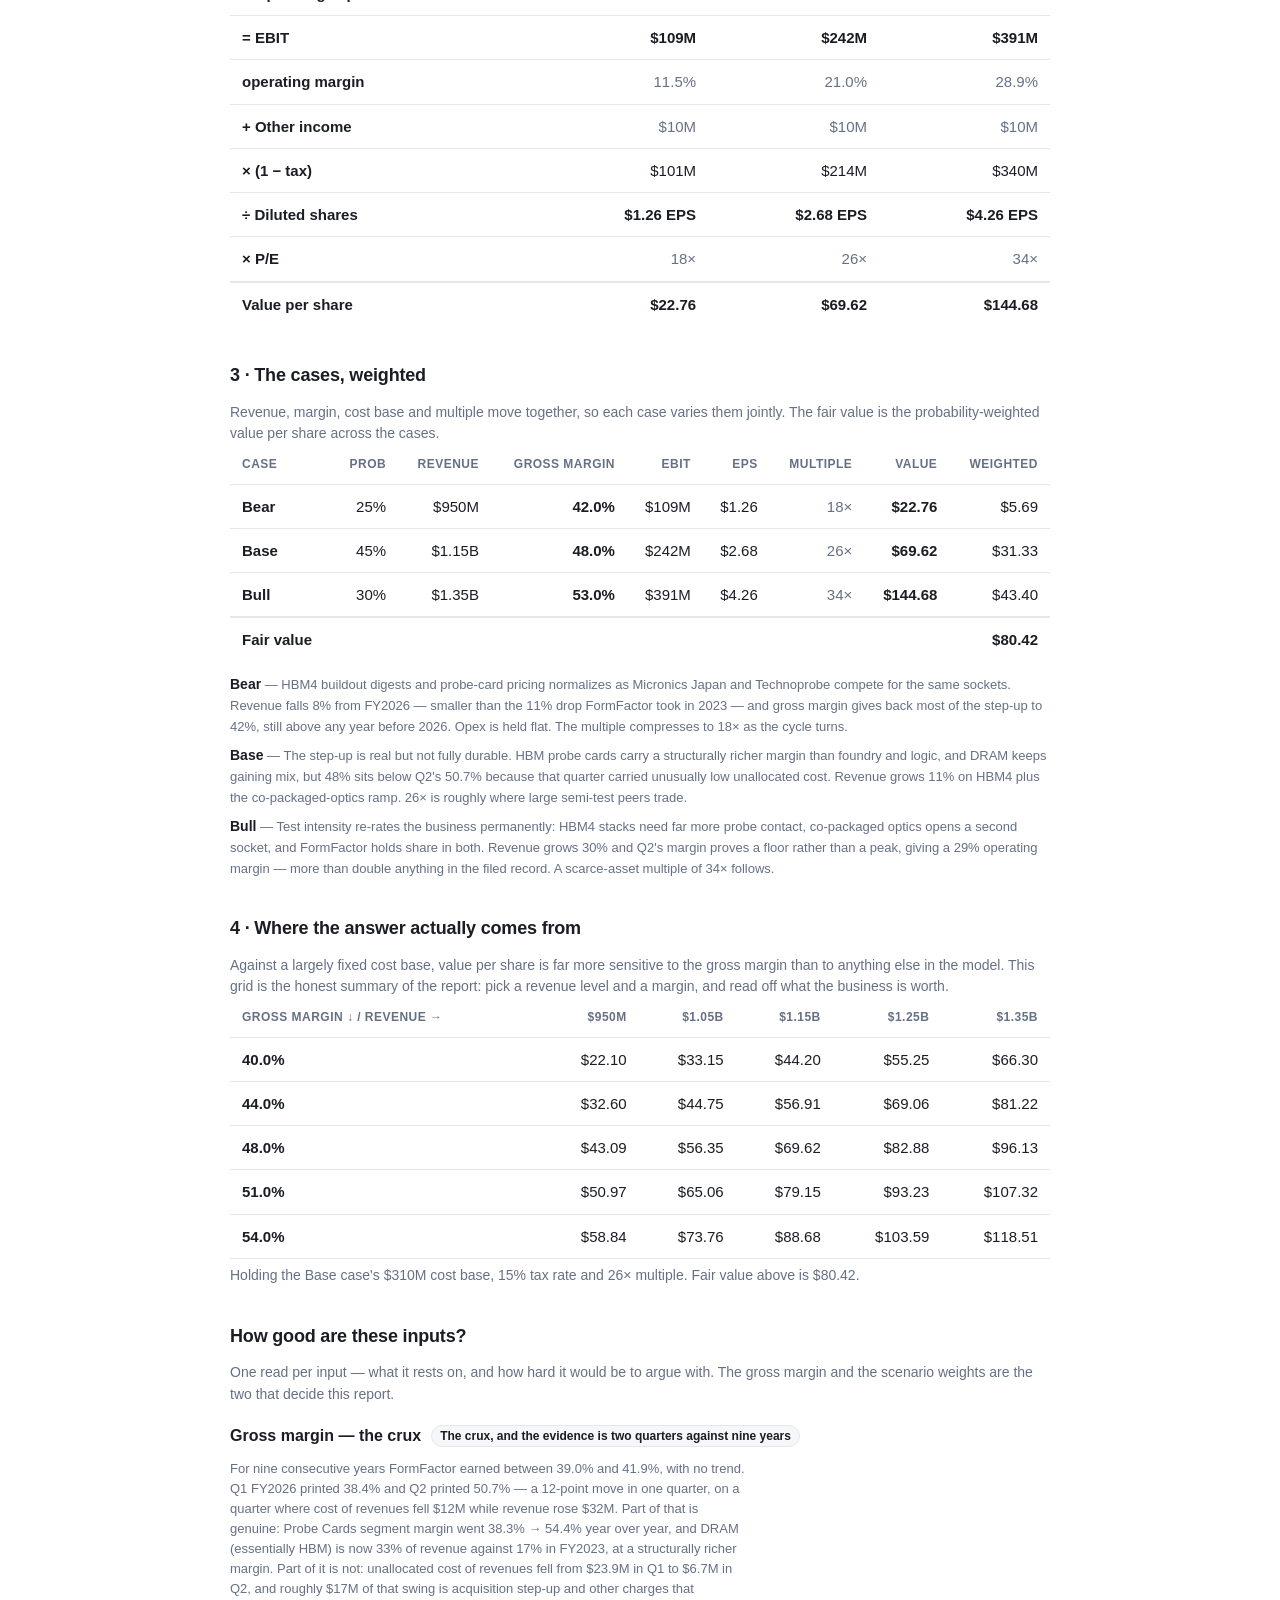
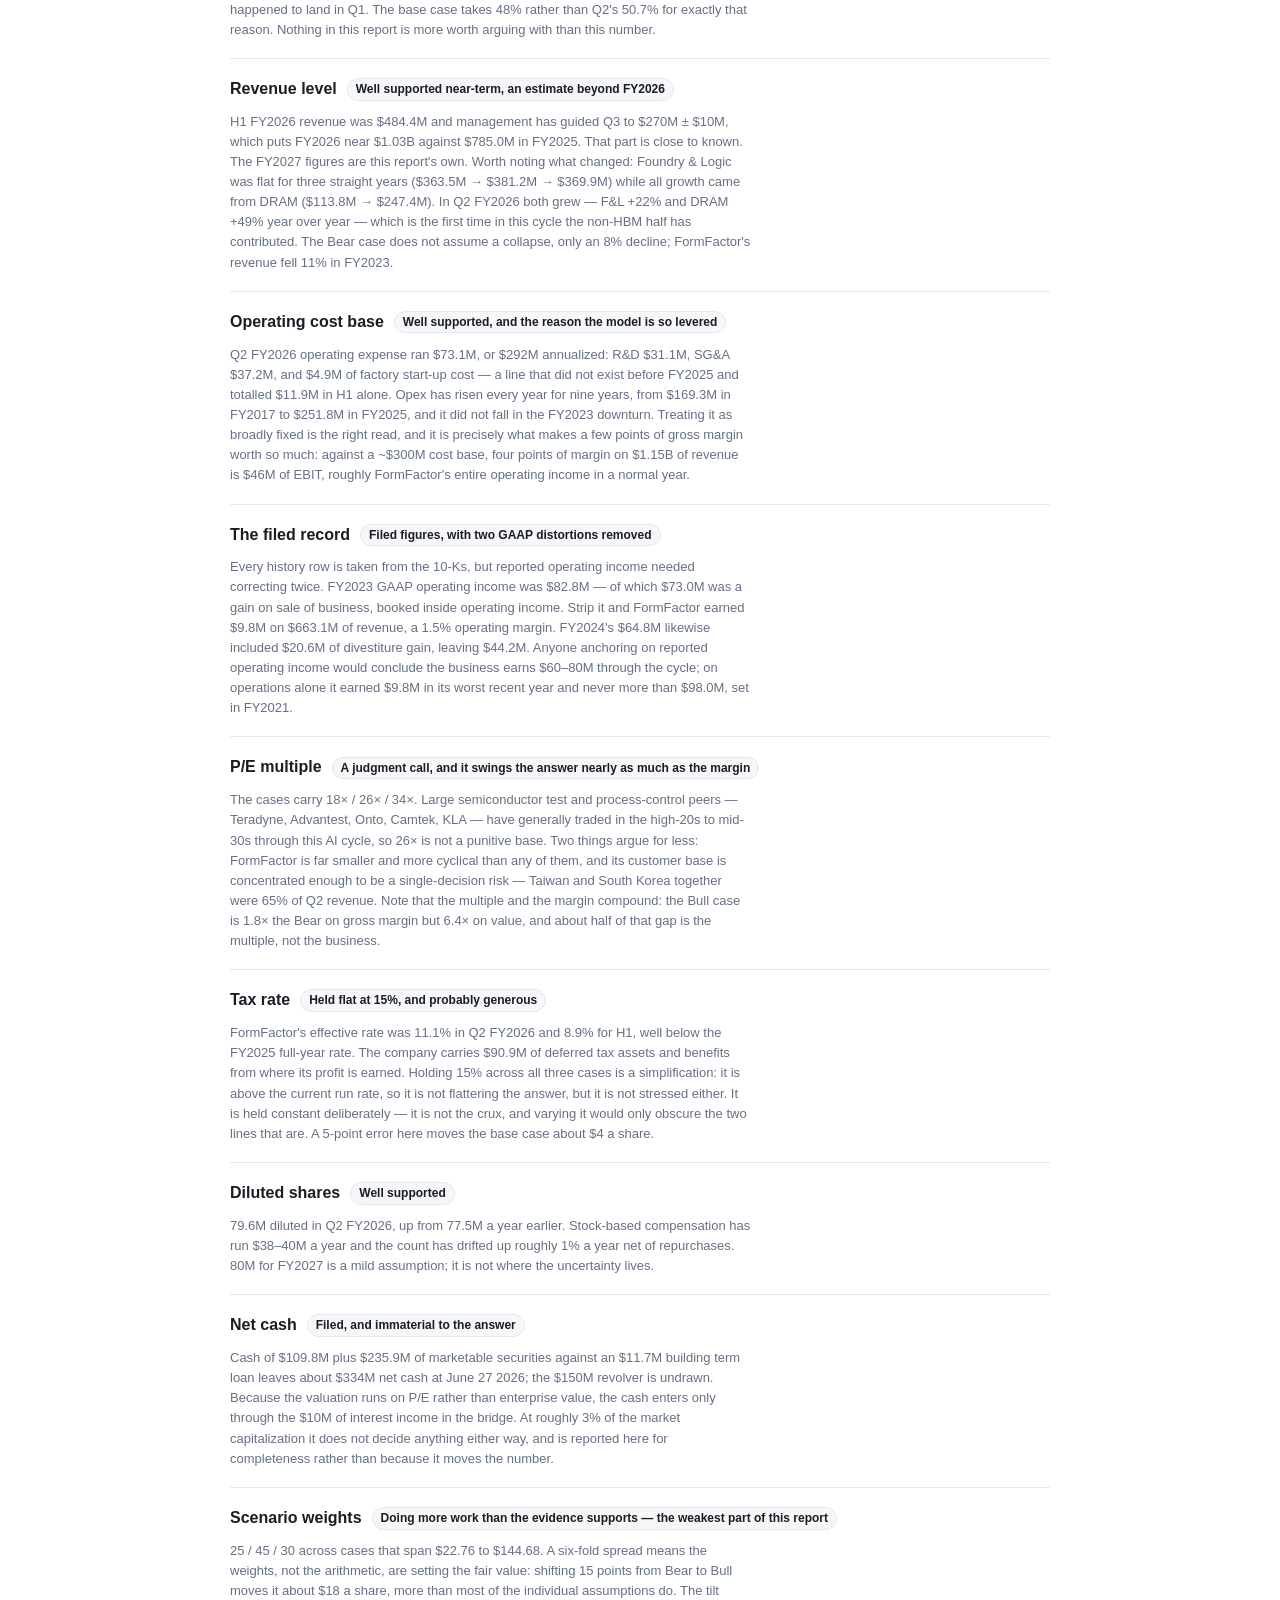
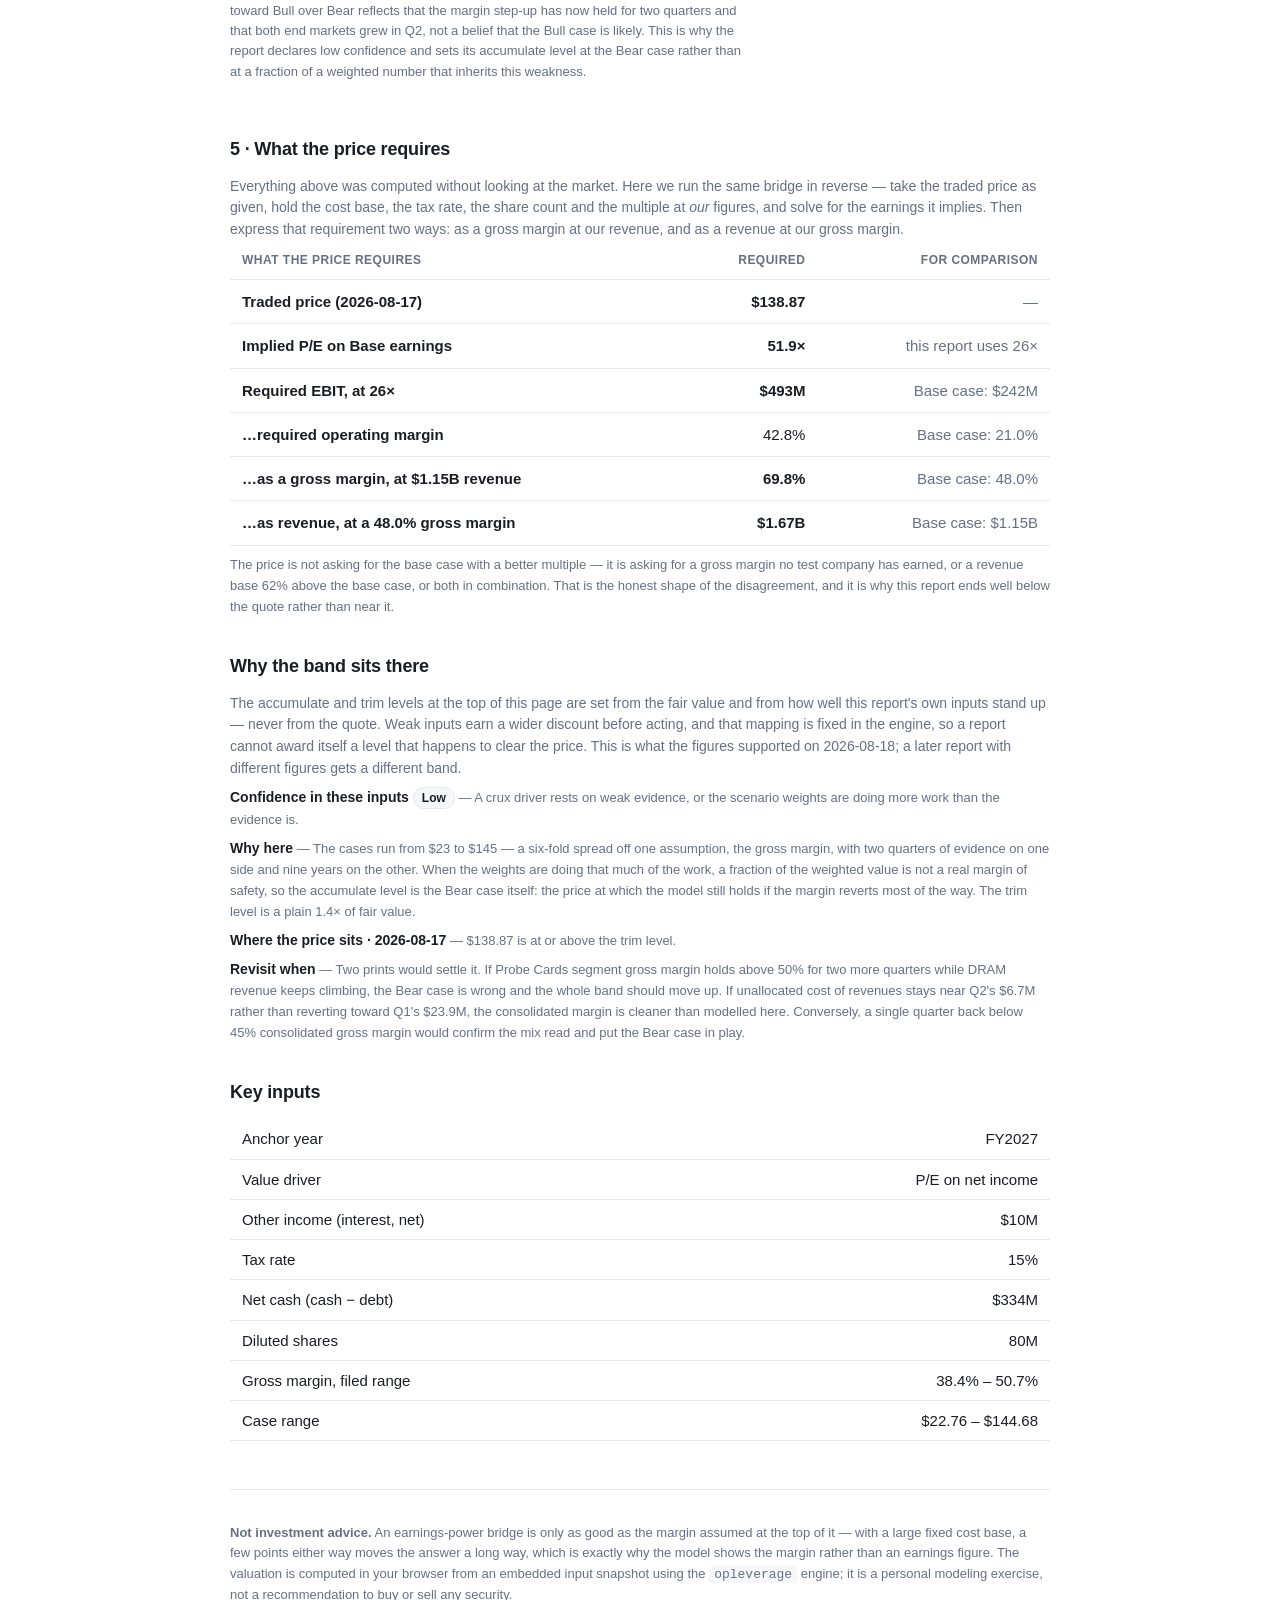
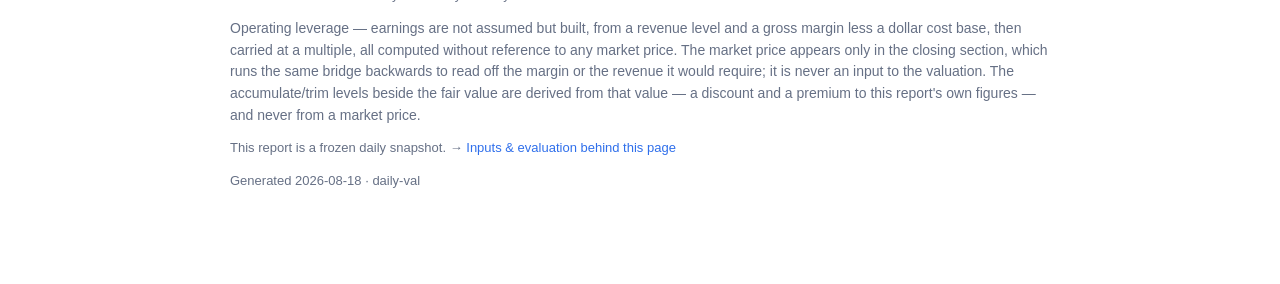
<file: docs/reports/form/2026-08-18.html>
<!doctype html>
<html lang="en">
<head>
<meta charset="utf-8">
<meta name="viewport" content="width=device-width, initial-scale=1">
<title>FORM valuation — 2026-08-18 · daily-val</title>
<link rel="stylesheet" href="../../assets/style.css">
</head>
<body>
<main class="wrap">
  <p class="crumb"><a href="../../index.html">← All reports</a></p>

  <header class="rpt-head">
    <div>
      <h1>FORM <span class="sub">valuation</span></h1>
      <p class="meta" id="opl-method">Operating leverage — earnings-power bridge (FY2027)</p>
    </div>
    <div class="date-badge">2026-08-18</div>
  </header>

  <section class="fairvalue-band">
    <span class="fv-label">Fair value · FY2027</span>
    <span class="fv-value" id="opl-fairvalue">…</span>
    <div class="fv-levels" id="opl-action-levels"></div>
  </section>
  <noscript><p class="meta">This report computes its valuation in the browser;
  enable JavaScript to see the numbers.</p></noscript>

  <section>
    <h2>1 &middot; What the business has actually earned</h2>
    <p class="meta">FormFactor&#x27;s filed results, run through the same bridge this report uses for the future. Gross margin sat in a 39.0–41.9% band for nine consecutive years, and operating income was no higher in 2025 than in 2017 despite 43% more revenue. Then Q2 FY2026 printed 50.7%. Everything below turns on whether that line is a new floor or a cycle peak.</p>
    <div id="opl-history"></div>
  </section>

  <section>
    <h2>2 &middot; The bridge</h2>
    <p class="meta">No earnings figure is assumed. Each case names a revenue level, a gross margin and a dollar cost base, and the earnings fall out. That ordering is deliberate: with roughly $290M of largely fixed operating cost against $450–700M of gross profit, a few points of gross margin is the entire valuation, and stating EPS directly would bury the one assumption that matters.</p>
    <p class="meta" id="opl-source"></p>
    <div id="opl-bridge"></div>
  </section>

  <section>
    <h2>3 &middot; The cases, weighted</h2>
    <p class="meta">Revenue, margin, cost base and multiple move together, so
    each case varies them jointly. The fair value is the probability-weighted
    value per share across the cases.</p>
    <div id="opl-scenarios"></div>
  </section>

  <section>
    <h2>4 &middot; Where the answer actually comes from</h2>
    <p class="meta">Against a largely fixed cost base, value per share is far
    more sensitive to the gross margin than to anything else in the model. This
    grid is the honest summary of the report: pick a revenue level and a margin,
    and read off what the business is worth.</p>
    <div id="opl-sensitivity"></div>
  </section>

  <section>
    <h2>How good are these inputs?</h2>
    <p class="meta">One read per input — what it rests on, and how hard it
    would be to argue with. The gross margin and the scenario weights are the
    two that decide this report.</p>
    <div id="opl-drivers"></div>
  </section>

  <section>
    <h2>5 &middot; What the price requires</h2>
    <p class="meta">Everything above was computed without looking at the market.
    Here we run the same bridge in reverse — take the traded price as given,
    hold the cost base, the tax rate, the share count and the multiple at
    <em>our</em> figures, and solve for the earnings it implies. Then express
    that requirement two ways: as a gross margin at our revenue, and as a
    revenue at our gross margin.</p>
    <div id="opl-market"></div>
  </section>

  <section>
    <h2>Why the band sits there</h2>
    <p class="meta">The accumulate and trim levels at the top of this page are
    set from the fair value and from how well this report's own inputs stand up
    — never from the quote. Weak inputs earn a wider discount before acting, and
    that mapping is fixed in the engine, so a report cannot award itself a level
    that happens to clear the price. This is what the figures supported on
    2026-08-18; a later report with different figures gets a different band.</p>
    <div id="opl-action"></div>
  </section>

  <section>
    <h2>Key inputs</h2>
    <div class="table-scroll">
      <table class="compact">
        <tbody id="opl-key-inputs"></tbody>
      </table>
    </div>
  </section>

  <footer class="disclaimer">
    <p><strong>Not investment advice.</strong> An earnings-power bridge is only
    as good as the margin assumed at the top of it — with a large fixed cost
    base, a few points either way moves the answer a long way, which is exactly
    why the model shows the margin rather than an earnings figure. The valuation
    is computed in your browser from an embedded input snapshot using the
    <code>opleverage</code> engine; it is a personal modeling exercise, not a
    recommendation to buy or sell any security.</p>
    <p class="meta">Operating leverage — earnings are not assumed but built, from a revenue level and a gross margin less a dollar cost base, then carried at a multiple, all computed without reference to any market price. The market price appears only in the closing section, which runs the same bridge backwards to read off the margin or the revenue it would require; it is never an input to the valuation. The accumulate/trim levels beside the fair value are derived from that value — a discount and a premium to this report&#x27;s own figures — and never from a market price.</p>
    <p class="snapshot">This report is a frozen daily snapshot. &rarr;
    <a href="2026-08-18.json">Inputs &amp; evaluation behind this page</a></p>
    <p class="gen">Generated 2026-08-18 · daily-val</p>
  </footer>
</main>
<script type="application/json" id="opl-input">{"symbol": "FORM", "method": "opleverage", "anchor": "FY2027", "history_intro": "FormFactor's filed results, run through the same bridge this report uses for the future. Gross margin sat in a 39.0\u201341.9% band for nine consecutive years, and operating income was no higher in 2025 than in 2017 despite 43% more revenue. Then Q2 FY2026 printed 50.7%. Everything below turns on whether that line is a new floor or a cycle peak.", "bridge_intro": "No earnings figure is assumed. Each case names a revenue level, a gross margin and a dollar cost base, and the earnings fall out. That ordering is deliberate: with roughly $290M of largely fixed operating cost against $450\u2013700M of gross profit, a few points of gross margin is the entire valuation, and stating EPS directly would bury the one assumption that matters.", "figures_source": "Balance sheet, share count and every history row are FormFactor's own filed figures (10-Q for the quarter ended June 27 2026; 10-K for FY2017\u2013FY2025). The FY2027 revenue, margin and cost lines are this report's estimates, not company guidance \u2014 FormFactor guides one quarter at a time and has guided Q3 FY2026 to $270M \u00b1 $10M.", "fundamentals": {"revenue": "1.15B", "gross_margin": 0.48, "opex": "310M", "other_income": "10M", "tax_rate": 0.15}, "balance_sheet": {"net_cash": "334M", "diluted_shares": "80M"}, "multiple": {"kind": "pe", "value": 26}, "history": [{"period": "FY2017", "revenue": "548.441M", "gross_margin": 0.393109, "opex": "169.296M"}, {"period": "FY2018", "revenue": "529.675M", "gross_margin": 0.39711, "opex": "174.230M"}, {"period": "FY2019", "revenue": "589.464M", "gross_margin": 0.402902, "opex": "187.834M"}, {"period": "FY2020", "revenue": "693.616M", "gross_margin": 0.4151, "opex": "204.132M"}, {"period": "FY2021", "revenue": "769.674M", "gross_margin": 0.419355, "opex": "224.729M"}, {"period": "FY2022", "revenue": "747.937M", "gross_margin": 0.395767, "opex": "241.097M"}, {"period": "FY2023", "revenue": "663.102M", "gross_margin": 0.389955, "opex": "248.777M", "note": "GAAP operating income was $82.8M; $73.0M of that was a gain on sale of business booked inside operating income. The bridge excludes it."}, {"period": "FY2024", "revenue": "763.599M", "gross_margin": 0.403252, "opex": "263.724M", "note": "GAAP operating income was $64.8M, including a $20.6M gain on sale of business. Excluded here."}, {"period": "FY2025", "revenue": "784.993M", "gross_margin": 0.393444, "opex": "251.781M", "note": "Opex includes $3.0M of factory start-up cost. No divestiture gain this year."}, {"period": "Q1 FY2026 ann.", "revenue": "904.576M", "gross_margin": 0.3838, "opex": "280.584M", "note": "Quarter annualized. Gross margin was held down by $23.9M of unallocated cost of revenues, including acquisition fixed-asset step-up."}, {"period": "Q2 FY2026 ann.", "revenue": "1032.968M", "gross_margin": 0.506974, "opex": "292.492M", "note": "Quarter annualized. Unallocated cost of revenues fell to $6.7M. Probe Cards segment gross margin 54.4%, against 38.3% a year earlier."}], "scenarios": [{"name": "Bear", "probability": 0.25, "fundamentals": {"revenue": "950M", "gross_margin": 0.42, "opex": "290M"}, "multiple": 18, "comment": "HBM4 buildout digests and probe-card pricing normalizes as Micronics Japan and Technoprobe compete for the same sockets. Revenue falls 8% from FY2026 \u2014 smaller than the 11% drop FormFactor took in 2023 \u2014 and gross margin gives back most of the step-up to 42%, still above any year before 2026. Opex is held flat. The multiple compresses to 18\u00d7 as the cycle turns."}, {"name": "Base", "probability": 0.45, "fundamentals": {"revenue": "1.15B", "gross_margin": 0.48, "opex": "310M"}, "multiple": 26, "comment": "The step-up is real but not fully durable. HBM probe cards carry a structurally richer margin than foundry and logic, and DRAM keeps gaining mix, but 48% sits below Q2's 50.7% because that quarter carried unusually low unallocated cost. Revenue grows 11% on HBM4 plus the co-packaged-optics ramp. 26\u00d7 is roughly where large semi-test peers trade."}, {"name": "Bull", "probability": 0.3, "fundamentals": {"revenue": "1.35B", "gross_margin": 0.53, "opex": "325M"}, "multiple": 34, "comment": "Test intensity re-rates the business permanently: HBM4 stacks need far more probe contact, co-packaged optics opens a second socket, and FormFactor holds share in both. Revenue grows 30% and Q2's margin proves a floor rather than a peak, giving a 29% operating margin \u2014 more than double anything in the filed record. A scarce-asset multiple of 34\u00d7 follows."}], "sensitivity": {"revenue": ["950M", "1.05B", "1.15B", "1.25B", "1.35B"], "gross_margin": [0.4, 0.44, 0.48, 0.51, 0.54]}, "market": {"price": 138.87, "as_of": "2026-08-17", "solve_from": "Base", "commentary": "The price is not asking for the base case with a better multiple \u2014 it is asking for a gross margin no test company has earned, or a revenue base 62% above the base case, or both in combination. That is the honest shape of the disagreement, and it is why this report ends well below the quote rather than near it."}, "action": {"confidence": "low", "buy_below": "Bear", "trim_above": 1.4, "rationale": "The cases run from $23 to $145 \u2014 a six-fold spread off one assumption, the gross margin, with two quarters of evidence on one side and nine years on the other. When the weights are doing that much of the work, a fraction of the weighted value is not a real margin of safety, so the accumulate level is the Bear case itself: the price at which the model still holds if the margin reverts most of the way. The trim level is a plain 1.4\u00d7 of fair value.", "review": "Two prints would settle it. If Probe Cards segment gross margin holds above 50% for two more quarters while DRAM revenue keeps climbing, the Bear case is wrong and the whole band should move up. If unallocated cost of revenues stays near Q2's $6.7M rather than reverting toward Q1's $23.9M, the consolidated margin is cleaner than modelled here. Conversely, a single quarter back below 45% consolidated gross margin would confirm the mix read and put the Bear case in play."}}</script>
<script type="application/json" id="opl-notes">{"symbol": "FORM", "as_of": "2026-08-18", "drivers": [{"key": "gross_margin", "label": "Gross margin \u2014 the crux", "verdict": "The crux, and the evidence is two quarters against nine years", "comment": "For nine consecutive years FormFactor earned between 39.0% and 41.9%, with no trend. Q1 FY2026 printed 38.4% and Q2 printed 50.7% \u2014 a 12-point move in one quarter, on a quarter where cost of revenues fell $12M while revenue rose $32M. Part of that is genuine: Probe Cards segment margin went 38.3% \u2192 54.4% year over year, and DRAM (essentially HBM) is now 33% of revenue against 17% in FY2023, at a structurally richer margin. Part of it is not: unallocated cost of revenues fell from $23.9M in Q1 to $6.7M in Q2, and roughly $17M of that swing is acquisition step-up and other charges that happened to land in Q1. The base case takes 48% rather than Q2's 50.7% for exactly that reason. Nothing in this report is more worth arguing with than this number."}, {"key": "revenue", "label": "Revenue level", "verdict": "Well supported near-term, an estimate beyond FY2026", "comment": "H1 FY2026 revenue was $484.4M and management has guided Q3 to $270M \u00b1 $10M, which puts FY2026 near $1.03B against $785.0M in FY2025. That part is close to known. The FY2027 figures are this report's own. Worth noting what changed: Foundry & Logic was flat for three straight years ($363.5M \u2192 $381.2M \u2192 $369.9M) while all growth came from DRAM ($113.8M \u2192 $247.4M). In Q2 FY2026 both grew \u2014 F&L +22% and DRAM +49% year over year \u2014 which is the first time in this cycle the non-HBM half has contributed. The Bear case does not assume a collapse, only an 8% decline; FormFactor's revenue fell 11% in FY2023."}, {"key": "opex", "label": "Operating cost base", "verdict": "Well supported, and the reason the model is so levered", "comment": "Q2 FY2026 operating expense ran $73.1M, or $292M annualized: R&D $31.1M, SG&A $37.2M, and $4.9M of factory start-up cost \u2014 a line that did not exist before FY2025 and totalled $11.9M in H1 alone. Opex has risen every year for nine years, from $169.3M in FY2017 to $251.8M in FY2025, and it did not fall in the FY2023 downturn. Treating it as broadly fixed is the right read, and it is precisely what makes a few points of gross margin worth so much: against a ~$300M cost base, four points of margin on $1.15B of revenue is $46M of EBIT, roughly FormFactor's entire operating income in a normal year."}, {"key": "history", "label": "The filed record", "verdict": "Filed figures, with two GAAP distortions removed", "comment": "Every history row is taken from the 10-Ks, but reported operating income needed correcting twice. FY2023 GAAP operating income was $82.8M \u2014 of which $73.0M was a gain on sale of business, booked inside operating income. Strip it and FormFactor earned $9.8M on $663.1M of revenue, a 1.5% operating margin. FY2024's $64.8M likewise included $20.6M of divestiture gain, leaving $44.2M. Anyone anchoring on reported operating income would conclude the business earns $60\u201380M through the cycle; on operations alone it earned $9.8M in its worst recent year and never more than $98.0M, set in FY2021."}, {"key": "multiple", "label": "P/E multiple", "verdict": "A judgment call, and it swings the answer nearly as much as the margin", "comment": "The cases carry 18\u00d7 / 26\u00d7 / 34\u00d7. Large semiconductor test and process-control peers \u2014 Teradyne, Advantest, Onto, Camtek, KLA \u2014 have generally traded in the high-20s to mid-30s through this AI cycle, so 26\u00d7 is not a punitive base. Two things argue for less: FormFactor is far smaller and more cyclical than any of them, and its customer base is concentrated enough to be a single-decision risk \u2014 Taiwan and South Korea together were 65% of Q2 revenue. Note that the multiple and the margin compound: the Bull case is 1.8\u00d7 the Bear on gross margin but 6.4\u00d7 on value, and about half of that gap is the multiple, not the business."}, {"key": "tax_rate", "label": "Tax rate", "verdict": "Held flat at 15%, and probably generous", "comment": "FormFactor's effective rate was 11.1% in Q2 FY2026 and 8.9% for H1, well below the FY2025 full-year rate. The company carries $90.9M of deferred tax assets and benefits from where its profit is earned. Holding 15% across all three cases is a simplification: it is above the current run rate, so it is not flattering the answer, but it is not stressed either. It is held constant deliberately \u2014 it is not the crux, and varying it would only obscure the two lines that are. A 5-point error here moves the base case about $4 a share."}, {"key": "shares", "label": "Diluted shares", "verdict": "Well supported", "comment": "79.6M diluted in Q2 FY2026, up from 77.5M a year earlier. Stock-based compensation has run $38\u201340M a year and the count has drifted up roughly 1% a year net of repurchases. 80M for FY2027 is a mild assumption; it is not where the uncertainty lives."}, {"key": "net_cash", "label": "Net cash", "verdict": "Filed, and immaterial to the answer", "comment": "Cash of $109.8M plus $235.9M of marketable securities against an $11.7M building term loan leaves about $334M net cash at June 27 2026; the $150M revolver is undrawn. Because the valuation runs on P/E rather than enterprise value, the cash enters only through the $10M of interest income in the bridge. At roughly 3% of the market capitalization it does not decide anything either way, and is reported here for completeness rather than because it moves the number."}, {"key": "probability", "label": "Scenario weights", "verdict": "Doing more work than the evidence supports \u2014 the weakest part of this report", "comment": "25 / 45 / 30 across cases that span $22.76 to $144.68. A six-fold spread means the weights, not the arithmetic, are setting the fair value: shifting 15 points from Bear to Bull moves it about $18 a share, more than most of the individual assumptions do. The tilt toward Bull over Bear reflects that the margin step-up has now held for two quarters and that both end markets grew in Q2, not a belief that the Bull case is likely. This is why the report declares low confidence and sets its accumulate level at the Bear case rather than at a fraction of a weighted number that inherits this weakness."}]}</script>
<script src="../../assets/action.js"></script>
<script src="../../assets/opleverage.js"></script>
</body>
</html>
</file>
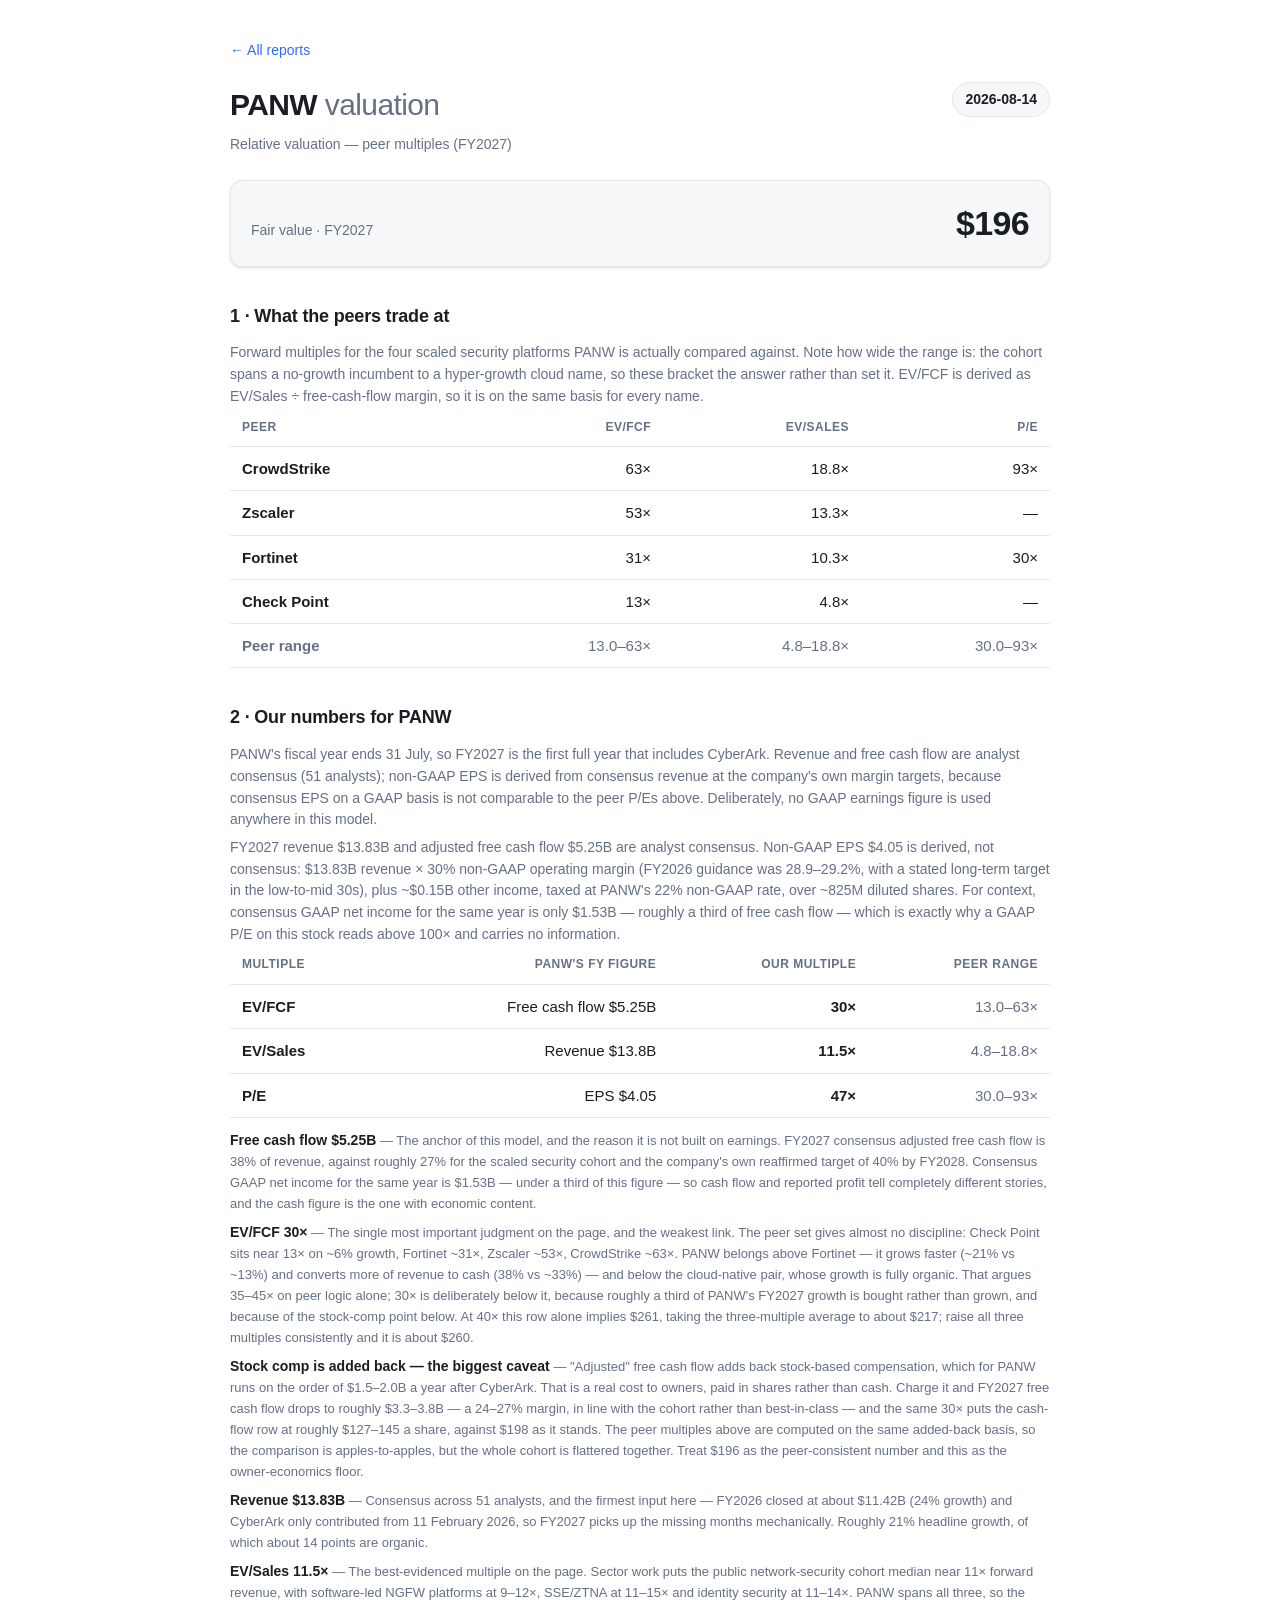
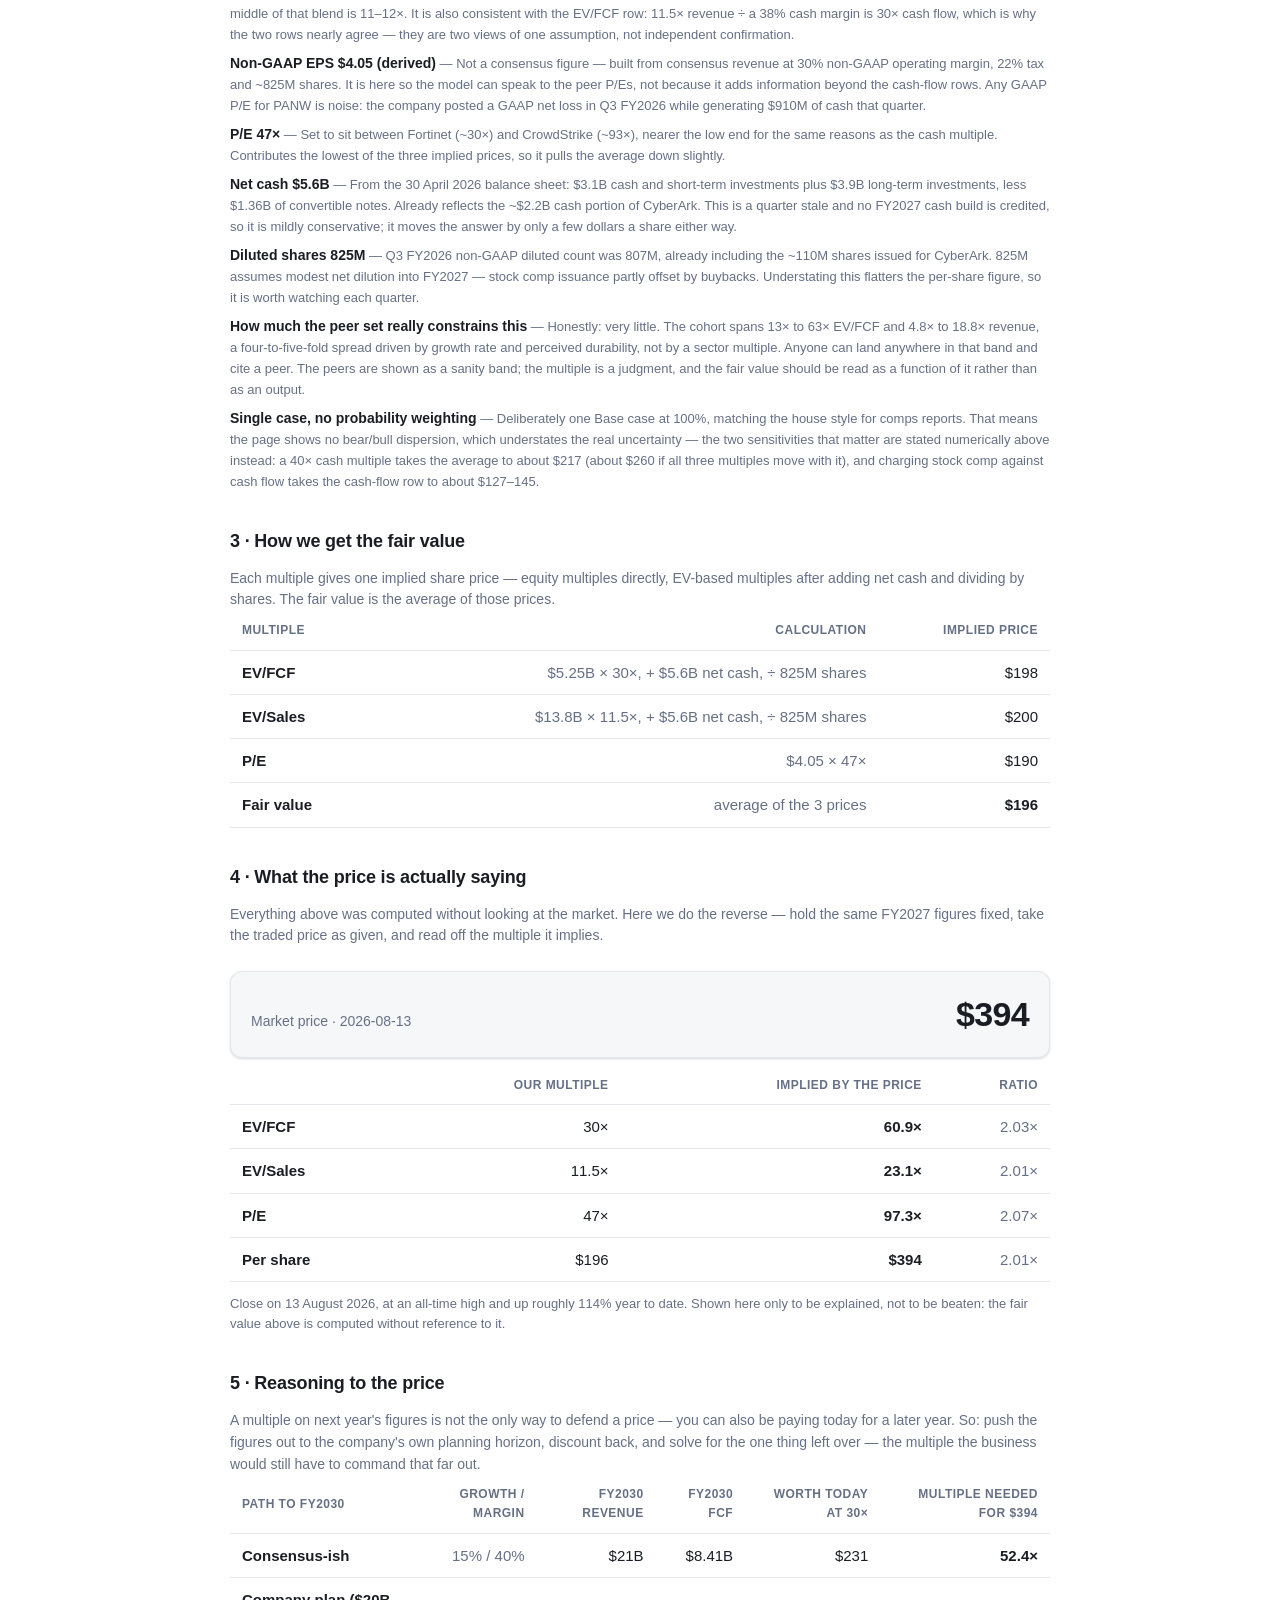
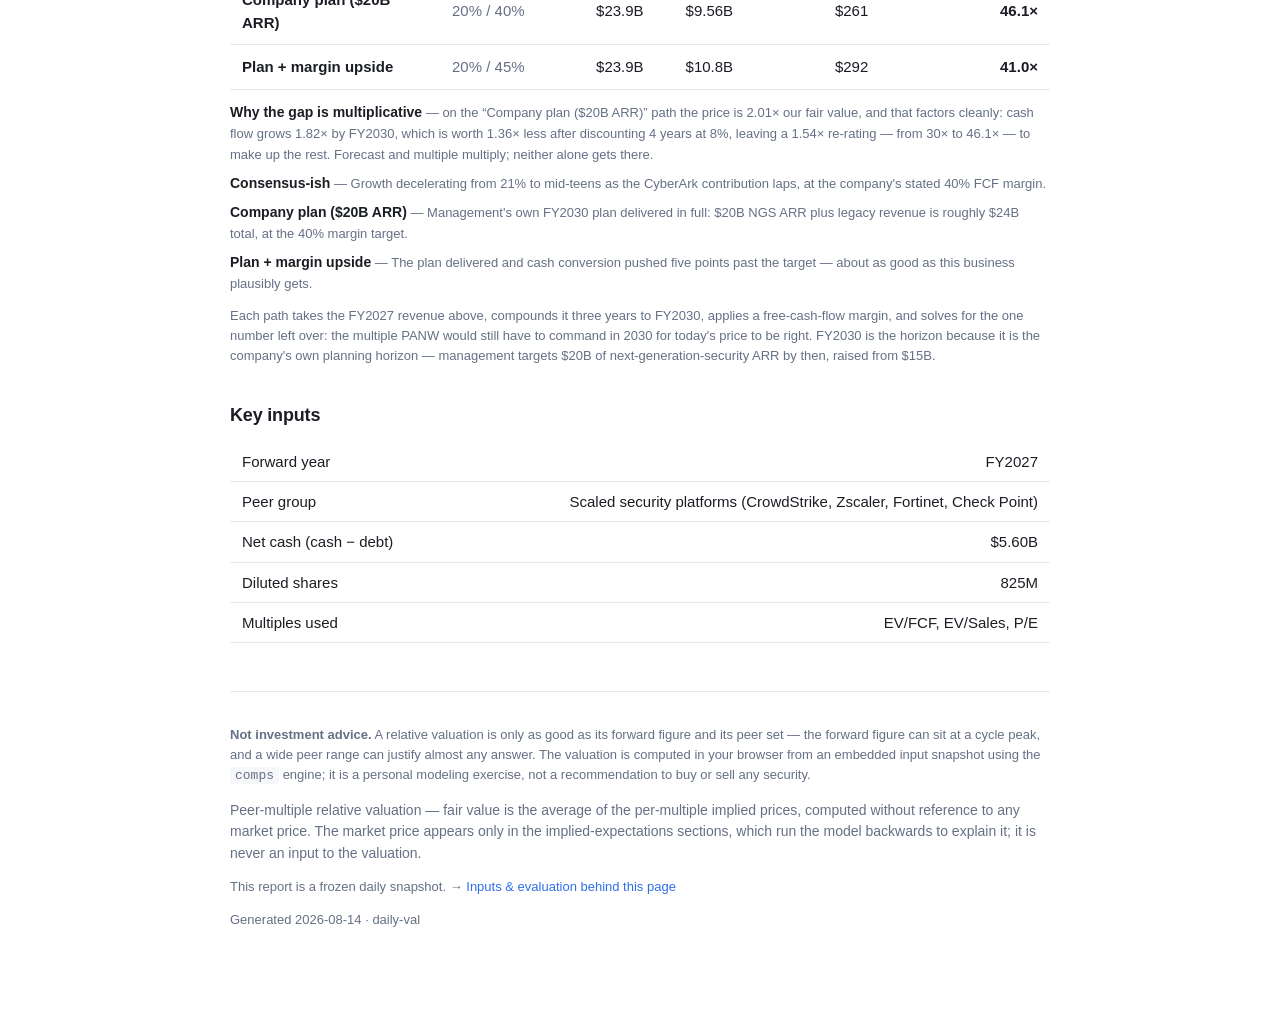
<file: docs/reports/panw/2026-08-14.html>
<!doctype html>
<html lang="en">
<head>
<meta charset="utf-8">
<meta name="viewport" content="width=device-width, initial-scale=1">
<title>PANW valuation — 2026-08-14 · daily-val</title>
<link rel="stylesheet" href="../../assets/style.css">
</head>
<body>
<main class="wrap">
  <p class="crumb"><a href="../../index.html">← All reports</a></p>

  <header class="rpt-head">
    <div>
      <h1>PANW <span class="sub">valuation</span></h1>
      <p class="meta" id="cmp-method">Relative valuation — peer multiples (FY2027)</p>
    </div>
    <div class="date-badge">2026-08-14</div>
  </header>

  <section class="fairvalue-band">
    <span class="fv-label">Fair value · FY2027</span>
    <span class="fv-value" id="cmp-fairvalue">…</span>
  </section>
  <noscript><p class="meta">This report computes its valuation in the browser;
  enable JavaScript to see the numbers.</p></noscript>

  <section>
    <h2>1 · What the peers trade at</h2>
    <p class="meta">Forward multiples for the four scaled security platforms PANW is actually compared against. Note how wide the range is: the cohort spans a no-growth incumbent to a hyper-growth cloud name, so these bracket the answer rather than set it. EV/FCF is derived as EV/Sales ÷ free-cash-flow margin, so it is on the same basis for every name.</p>
    <div id="cmp-peers"></div>
  </section>

  <section>
    <h2>2 · Our numbers for PANW</h2>
    <p class="meta">PANW&#x27;s fiscal year ends 31 July, so FY2027 is the first full year that includes CyberArk. Revenue and free cash flow are analyst consensus (51 analysts); non-GAAP EPS is derived from consensus revenue at the company&#x27;s own margin targets, because consensus EPS on a GAAP basis is not comparable to the peer P/Es above. Deliberately, no GAAP earnings figure is used anywhere in this model.</p>
    <p class="meta" id="cmp-source"></p>
    <div id="cmp-inputs"></div>
  </section>

  <section>
    <h2>3 · How we get the fair value</h2>
    <p class="meta">Each multiple gives one implied share price — equity
    multiples directly, EV-based multiples after adding net cash and dividing by
    shares. The fair value is the average of those prices.</p>
    <div id="cmp-calc"></div>
  </section>

  <section>
    <h2>4 · What the price is actually saying</h2>
    <p class="meta">Everything above was computed without looking at the market.
    Here we do the reverse — hold the same FY2027 figures fixed, take the traded
    price as given, and read off the multiple it implies.</p>
    <div id="cmp-market"></div>
  </section>

  <section>
    <h2>5 · Reasoning to the price</h2>
    <p class="meta">A multiple on next year's figures is not the only way to
    defend a price — you can also be paying today for a later year. So: push the
    figures out to the company's own planning horizon, discount back, and solve
    for the one thing left over — the multiple the business would still have to
    command that far out.</p>
    <div id="cmp-expect"></div>
  </section>

  <section>
    <h2>Key inputs</h2>
    <div class="table-scroll">
      <table class="compact">
        <tbody id="cmp-key-inputs"></tbody>
      </table>
    </div>
  </section>

  <footer class="disclaimer">
    <p><strong>Not investment advice.</strong> A relative valuation is only as
    good as its forward figure and its peer set — the forward figure can sit at a
    cycle peak, and a wide peer range can justify almost any answer. The
    valuation is computed in your browser from
    an embedded input snapshot using the <code>comps</code> engine; it is a
    personal modeling exercise, not a recommendation to buy or sell any
    security.</p>
    <p class="meta">Peer-multiple relative valuation — fair value is the average of the per-multiple implied prices, computed without reference to any market price. The market price appears only in the implied-expectations sections, which run the model backwards to explain it; it is never an input to the valuation.</p>
    <p class="snapshot">This report is a frozen daily snapshot. →
    <a href="2026-08-14.json">Inputs &amp; evaluation behind this page</a></p>
    <p class="gen">Generated 2026-08-14 · daily-val</p>
  </footer>
</main>
<script type="application/json" id="cmp-input">{"symbol": "PANW", "method": "comps", "anchor": "FY2027", "peer_group": "Scaled security platforms (CrowdStrike, Zscaler, Fortinet, Check Point)", "peers_intro": "Forward multiples for the four scaled security platforms PANW is actually compared against. Note how wide the range is: the cohort spans a no-growth incumbent to a hyper-growth cloud name, so these bracket the answer rather than set it. EV/FCF is derived as EV/Sales \u00f7 free-cash-flow margin, so it is on the same basis for every name.", "figures_intro": "PANW's fiscal year ends 31 July, so FY2027 is the first full year that includes CyberArk. Revenue and free cash flow are analyst consensus (51 analysts); non-GAAP EPS is derived from consensus revenue at the company's own margin targets, because consensus EPS on a GAAP basis is not comparable to the peer P/Es above. Deliberately, no GAAP earnings figure is used anywhere in this model.", "fundamentals_source": "FY2027 revenue $13.83B and adjusted free cash flow $5.25B are analyst consensus. Non-GAAP EPS $4.05 is derived, not consensus: $13.83B revenue \u00d7 30% non-GAAP operating margin (FY2026 guidance was 28.9\u201329.2%, with a stated long-term target in the low-to-mid 30s), plus ~$0.15B other income, taxed at PANW's 22% non-GAAP rate, over ~825M diluted shares. For context, consensus GAAP net income for the same year is only $1.53B \u2014 roughly a third of free cash flow \u2014 which is exactly why a GAAP P/E on this stock reads above 100\u00d7 and carries no information.", "peers": [{"name": "CrowdStrike", "ev_fcf": 63, "ev_sales": 18.8, "pe": 93}, {"name": "Zscaler", "ev_fcf": 53, "ev_sales": 13.3}, {"name": "Fortinet", "ev_fcf": 31, "ev_sales": 10.3, "pe": 30}, {"name": "Check Point", "ev_fcf": 13, "ev_sales": 4.8}], "balance_sheet": {"net_cash": "5.6B", "diluted_shares": "825M"}, "multiples": ["ev_fcf", "ev_sales", "pe"], "core_multiples": ["ev_fcf"], "scenarios": [{"name": "Base", "probability": 1, "fundamentals": {"fcf": "5.25B", "revenue": "13.83B", "eps": 4.05}, "multiples": {"ev_fcf": 30, "ev_sales": 11.5, "pe": 47}}], "market": {"price": 394.16, "as_of": "2026-08-13", "commentary": "Close on 13 August 2026, at an all-time high and up roughly 114% year to date. Shown here only to be explained, not to be beaten: the fair value above is computed without reference to it."}, "expectations": {"horizon": "FY2030", "years_to_horizon": 4, "compound_years": 3, "discount_rate": 0.08, "balance_sheet": {"net_cash": "15B", "diluted_shares": "850M"}, "commentary": "Each path takes the FY2027 revenue above, compounds it three years to FY2030, applies a free-cash-flow margin, and solves for the one number left over: the multiple PANW would still have to command in 2030 for today's price to be right. FY2030 is the horizon because it is the company's own planning horizon \u2014 management targets $20B of next-generation-security ARR by then, raised from $15B.", "paths": [{"name": "Consensus-ish", "revenue_cagr": 0.15, "fcf_margin": 0.4, "comment": "Growth decelerating from 21% to mid-teens as the CyberArk contribution laps, at the company's stated 40% FCF margin."}, {"name": "Company plan ($20B ARR)", "revenue_cagr": 0.2, "fcf_margin": 0.4, "comment": "Management's own FY2030 plan delivered in full: $20B NGS ARR plus legacy revenue is roughly $24B total, at the 40% margin target."}, {"name": "Plan + margin upside", "revenue_cagr": 0.2, "fcf_margin": 0.45, "comment": "The plan delivered and cash conversion pushed five points past the target \u2014 about as good as this business plausibly gets."}]}}</script>
<script type="application/json" id="cmp-notes">{"symbol": "PANW", "drivers": [{"key": "fcf", "label": "Free cash flow $5.25B", "comment": "The anchor of this model, and the reason it is not built on earnings. FY2027 consensus adjusted free cash flow is 38% of revenue, against roughly 27% for the scaled security cohort and the company's own reaffirmed target of 40% by FY2028. Consensus GAAP net income for the same year is $1.53B \u2014 under a third of this figure \u2014 so cash flow and reported profit tell completely different stories, and the cash figure is the one with economic content."}, {"key": "mult_ev_fcf", "label": "EV/FCF 30\u00d7", "comment": "The single most important judgment on the page, and the weakest link. The peer set gives almost no discipline: Check Point sits near 13\u00d7 on ~6% growth, Fortinet ~31\u00d7, Zscaler ~53\u00d7, CrowdStrike ~63\u00d7. PANW belongs above Fortinet \u2014 it grows faster (~21% vs ~13%) and converts more of revenue to cash (38% vs ~33%) \u2014 and below the cloud-native pair, whose growth is fully organic. That argues 35\u201345\u00d7 on peer logic alone; 30\u00d7 is deliberately below it, because roughly a third of PANW's FY2027 growth is bought rather than grown, and because of the stock-comp point below. At 40\u00d7 this row alone implies $261, taking the three-multiple average to about $217; raise all three multiples consistently and it is about $260."}, {"key": "sbc", "label": "Stock comp is added back \u2014 the biggest caveat", "comment": "\"Adjusted\" free cash flow adds back stock-based compensation, which for PANW runs on the order of $1.5\u20132.0B a year after CyberArk. That is a real cost to owners, paid in shares rather than cash. Charge it and FY2027 free cash flow drops to roughly $3.3\u20133.8B \u2014 a 24\u201327% margin, in line with the cohort rather than best-in-class \u2014 and the same 30\u00d7 puts the cash-flow row at roughly $127\u2013145 a share, against $198 as it stands. The peer multiples above are computed on the same added-back basis, so the comparison is apples-to-apples, but the whole cohort is flattered together. Treat $196 as the peer-consistent number and this as the owner-economics floor."}, {"key": "revenue", "label": "Revenue $13.83B", "comment": "Consensus across 51 analysts, and the firmest input here \u2014 FY2026 closed at about $11.42B (24% growth) and CyberArk only contributed from 11 February 2026, so FY2027 picks up the missing months mechanically. Roughly 21% headline growth, of which about 14 points are organic."}, {"key": "mult_ev_sales", "label": "EV/Sales 11.5\u00d7", "comment": "The best-evidenced multiple on the page. Sector work puts the public network-security cohort median near 11\u00d7 forward revenue, with software-led NGFW platforms at 9\u201312\u00d7, SSE/ZTNA at 11\u201315\u00d7 and identity security at 11\u201314\u00d7. PANW spans all three, so the middle of that blend is 11\u201312\u00d7. It is also consistent with the EV/FCF row: 11.5\u00d7 revenue \u00f7 a 38% cash margin is 30\u00d7 cash flow, which is why the two rows nearly agree \u2014 they are two views of one assumption, not independent confirmation."}, {"key": "eps", "label": "Non-GAAP EPS $4.05 (derived)", "comment": "Not a consensus figure \u2014 built from consensus revenue at 30% non-GAAP operating margin, 22% tax and ~825M shares. It is here so the model can speak to the peer P/Es, not because it adds information beyond the cash-flow rows. Any GAAP P/E for PANW is noise: the company posted a GAAP net loss in Q3 FY2026 while generating $910M of cash that quarter."}, {"key": "mult_pe", "label": "P/E 47\u00d7", "comment": "Set to sit between Fortinet (~30\u00d7) and CrowdStrike (~93\u00d7), nearer the low end for the same reasons as the cash multiple. Contributes the lowest of the three implied prices, so it pulls the average down slightly."}, {"key": "net_cash", "label": "Net cash $5.6B", "comment": "From the 30 April 2026 balance sheet: $3.1B cash and short-term investments plus $3.9B long-term investments, less $1.36B of convertible notes. Already reflects the ~$2.2B cash portion of CyberArk. This is a quarter stale and no FY2027 cash build is credited, so it is mildly conservative; it moves the answer by only a few dollars a share either way."}, {"key": "shares", "label": "Diluted shares 825M", "comment": "Q3 FY2026 non-GAAP diluted count was 807M, already including the ~110M shares issued for CyberArk. 825M assumes modest net dilution into FY2027 \u2014 stock comp issuance partly offset by buybacks. Understating this flatters the per-share figure, so it is worth watching each quarter."}, {"key": "peer_range", "label": "How much the peer set really constrains this", "comment": "Honestly: very little. The cohort spans 13\u00d7 to 63\u00d7 EV/FCF and 4.8\u00d7 to 18.8\u00d7 revenue, a four-to-five-fold spread driven by growth rate and perceived durability, not by a sector multiple. Anyone can land anywhere in that band and cite a peer. The peers are shown as a sanity band; the multiple is a judgment, and the fair value should be read as a function of it rather than as an output."}, {"key": "probability", "label": "Single case, no probability weighting", "comment": "Deliberately one Base case at 100%, matching the house style for comps reports. That means the page shows no bear/bull dispersion, which understates the real uncertainty \u2014 the two sensitivities that matter are stated numerically above instead: a 40\u00d7 cash multiple takes the average to about $217 (about $260 if all three multiples move with it), and charging stock comp against cash flow takes the cash-flow row to about $127\u2013145."}]}</script>
<script src="../../assets/comps.js"></script>
</body>
</html>
</file>
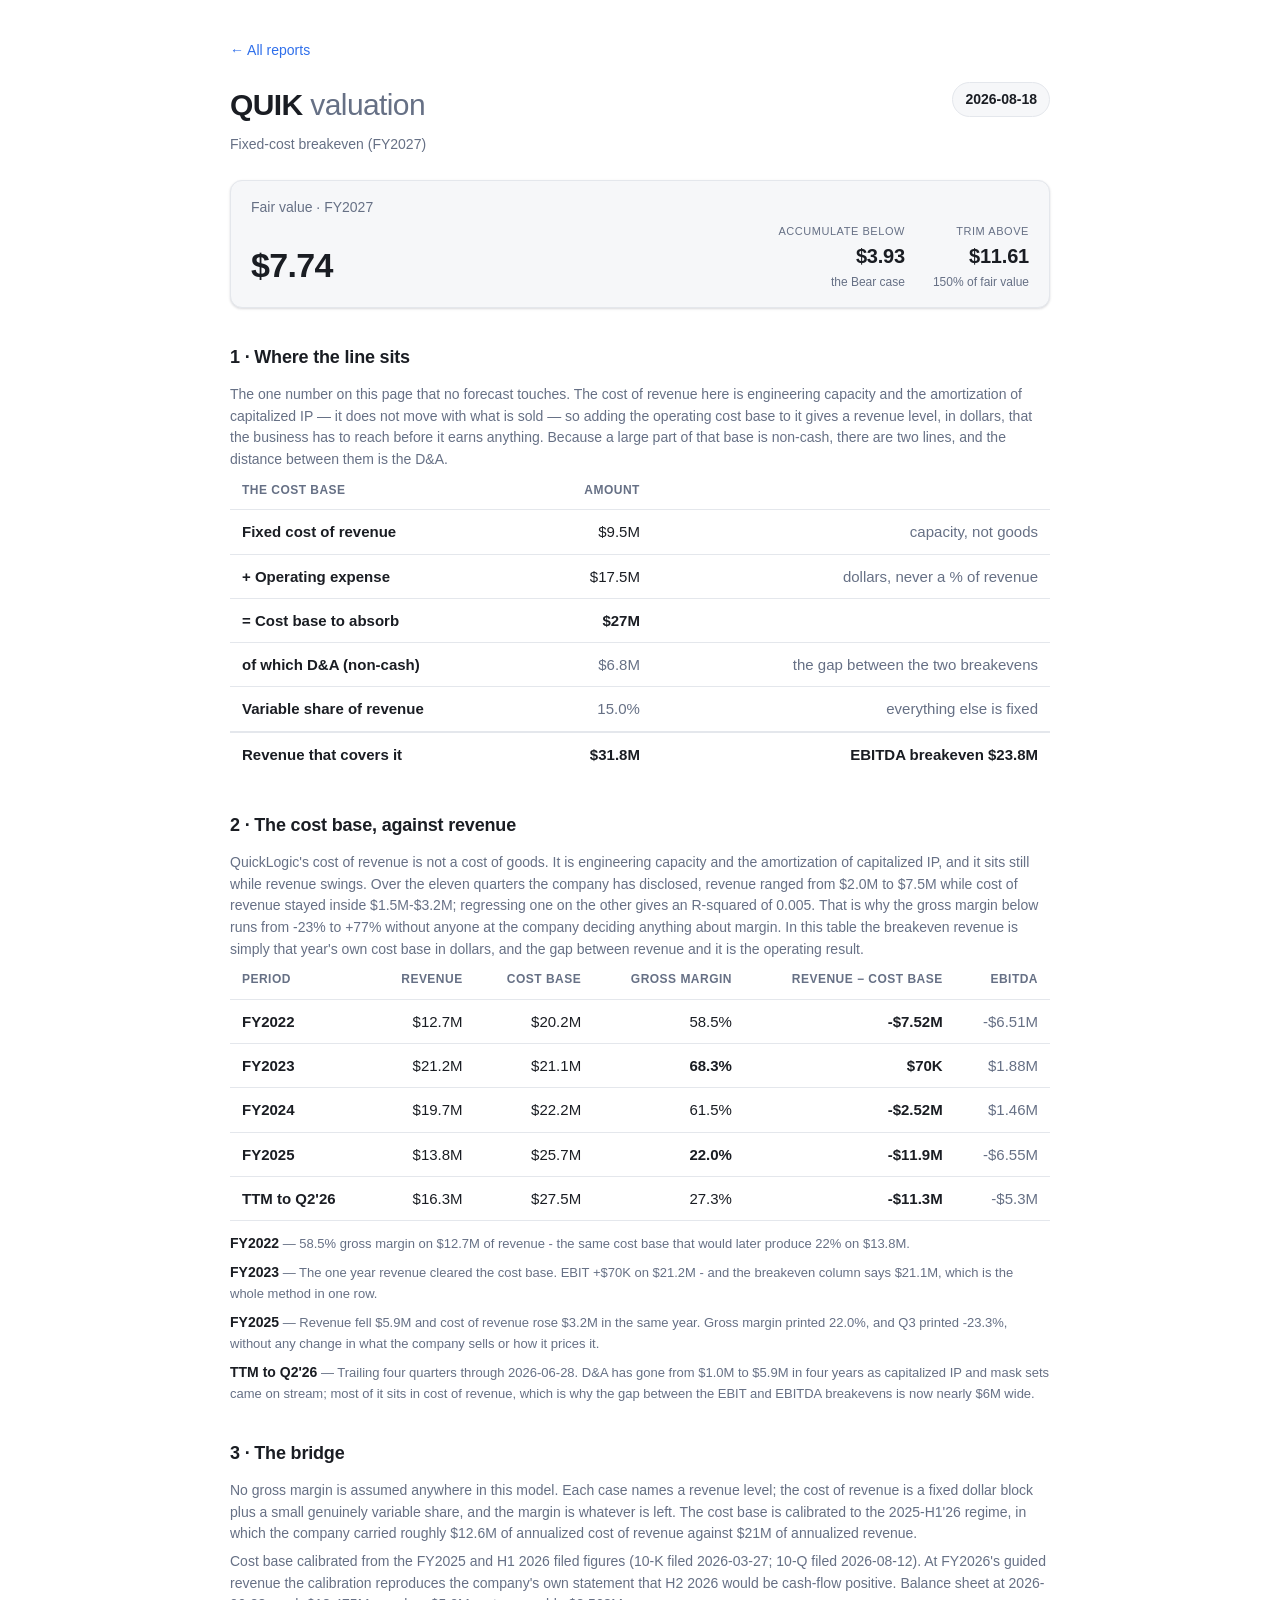
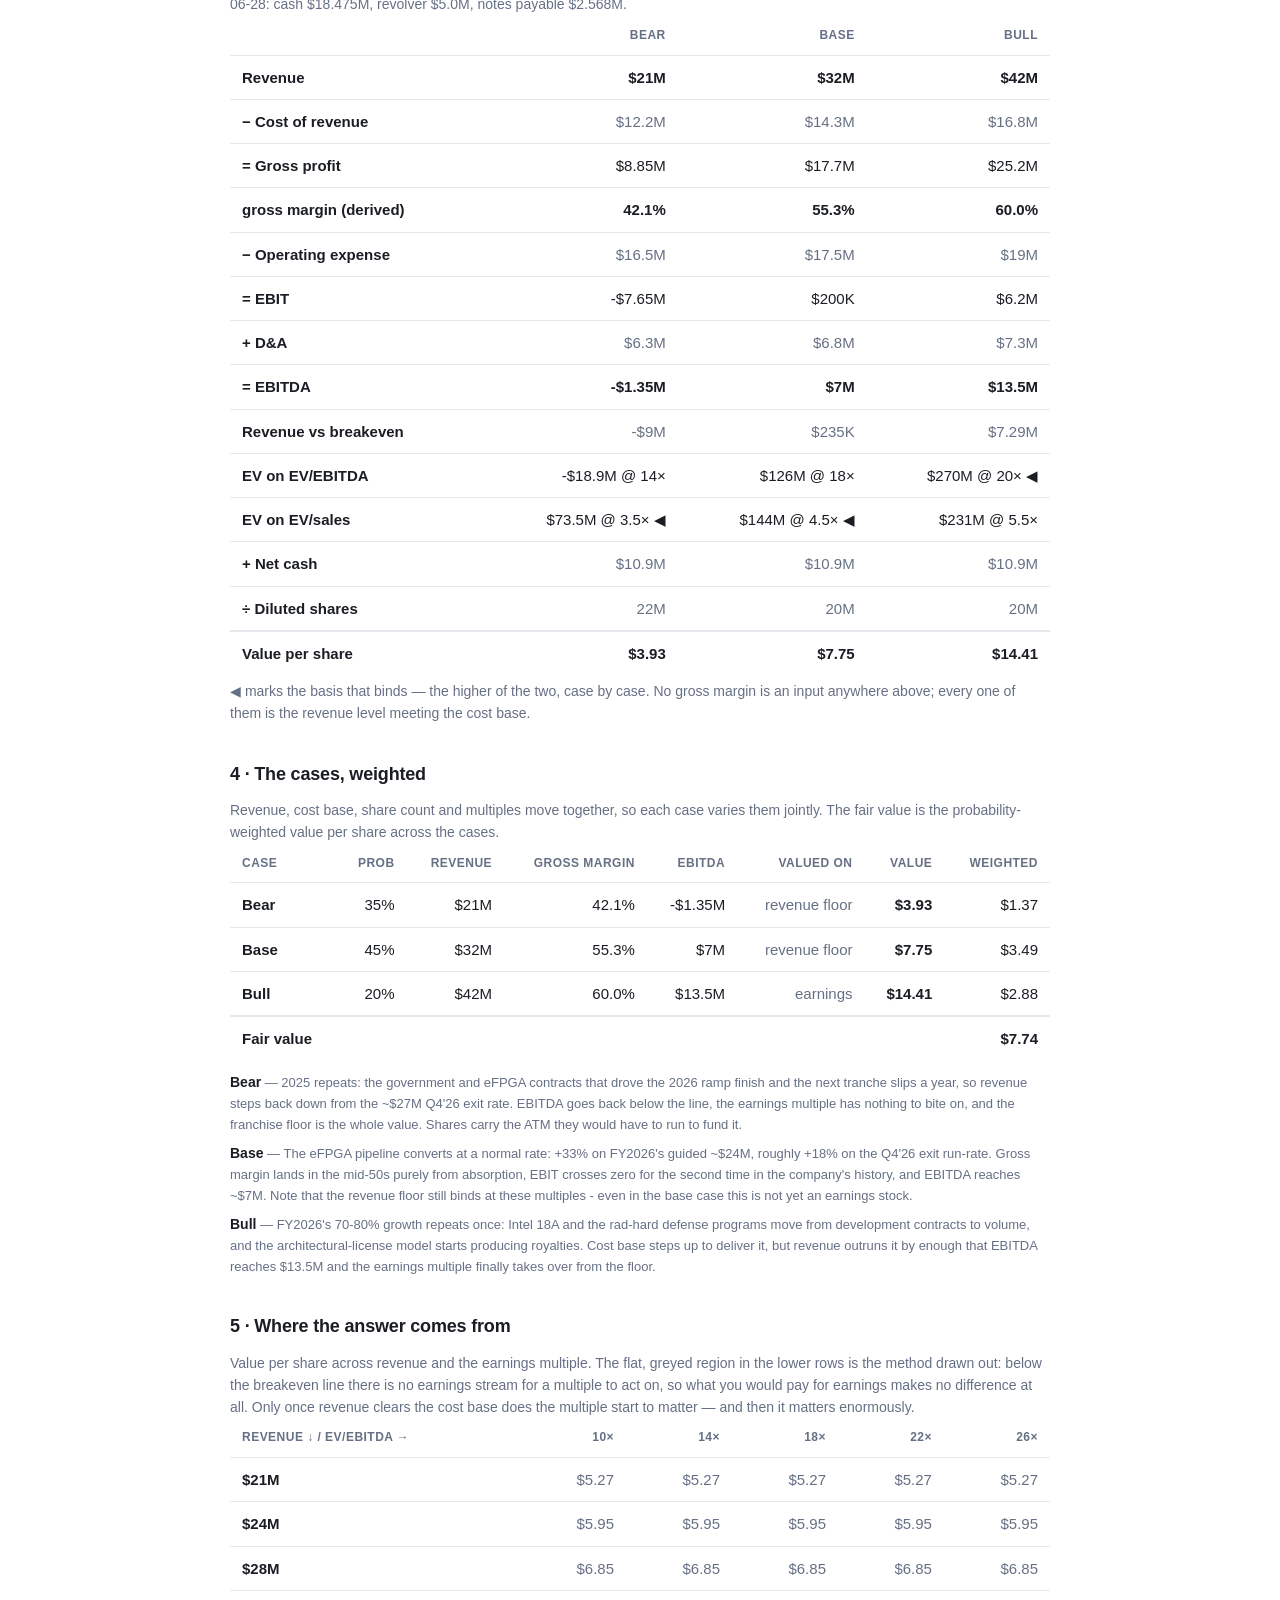
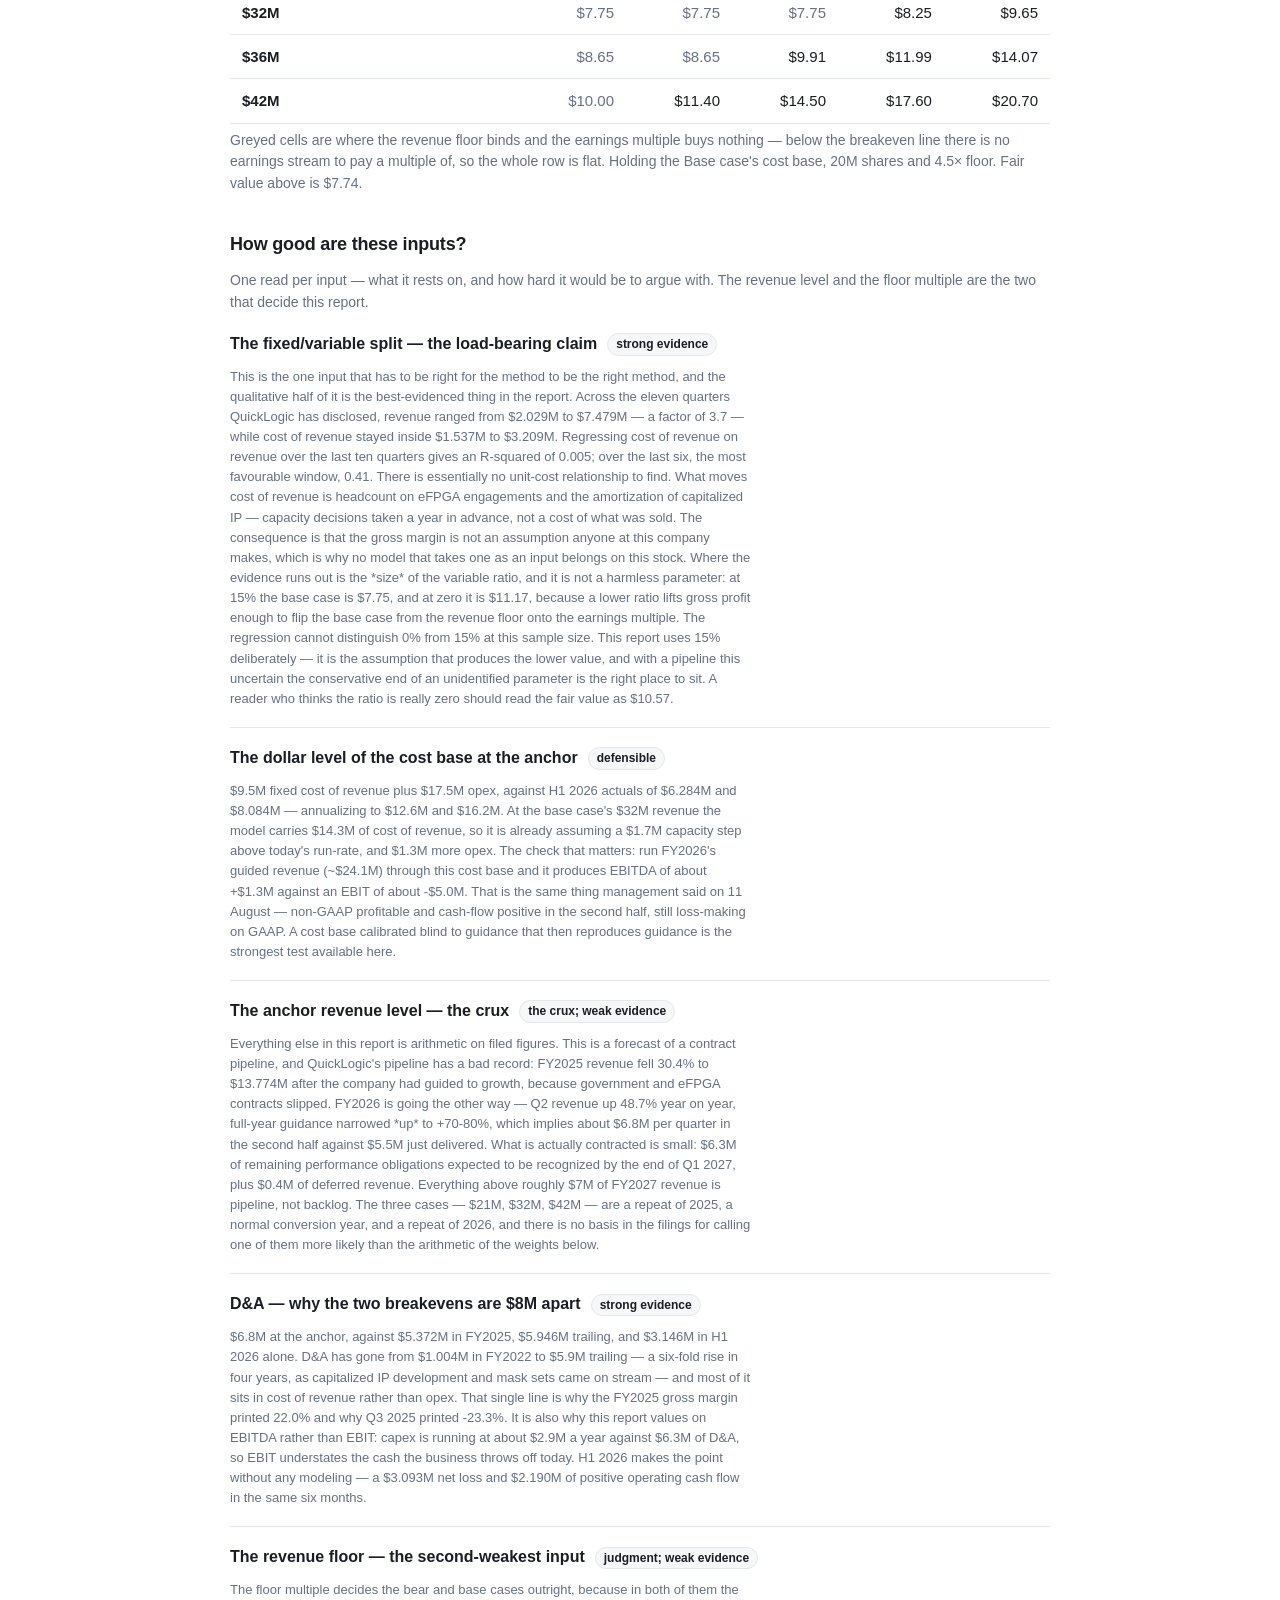
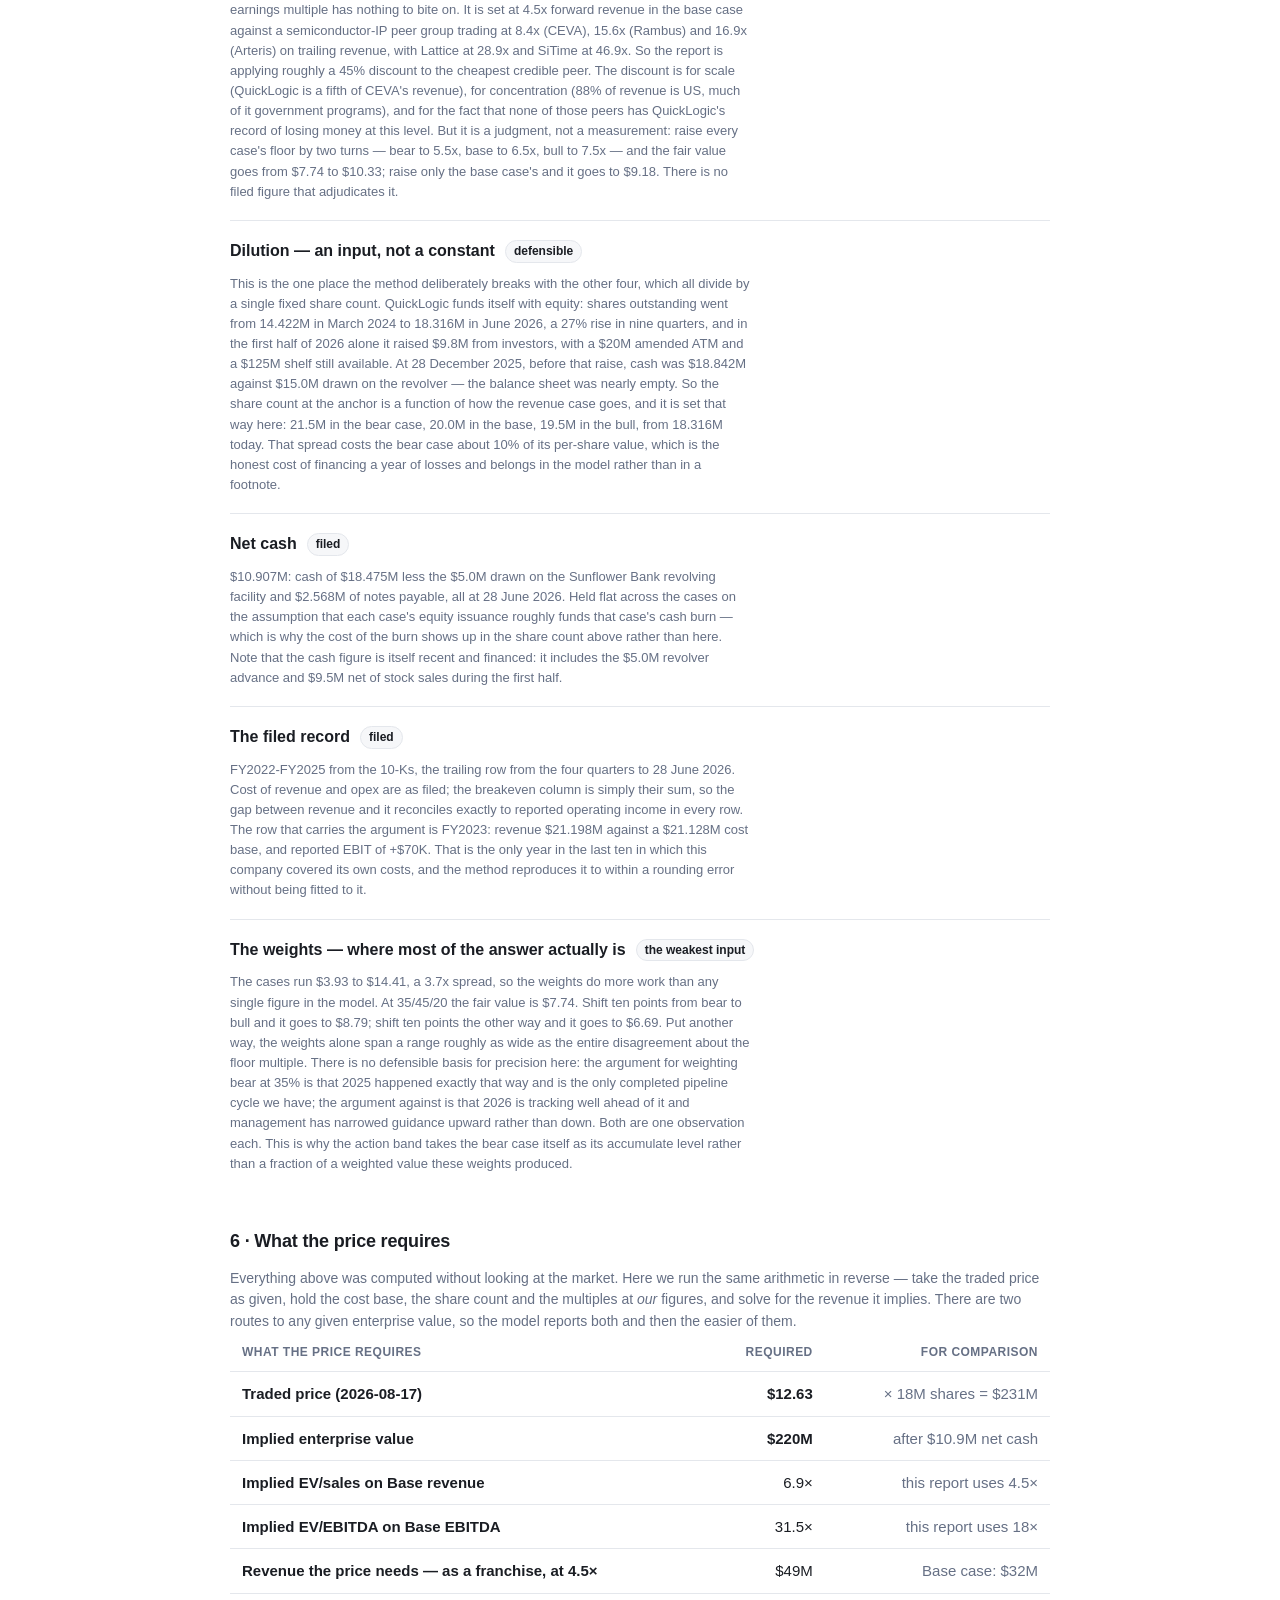
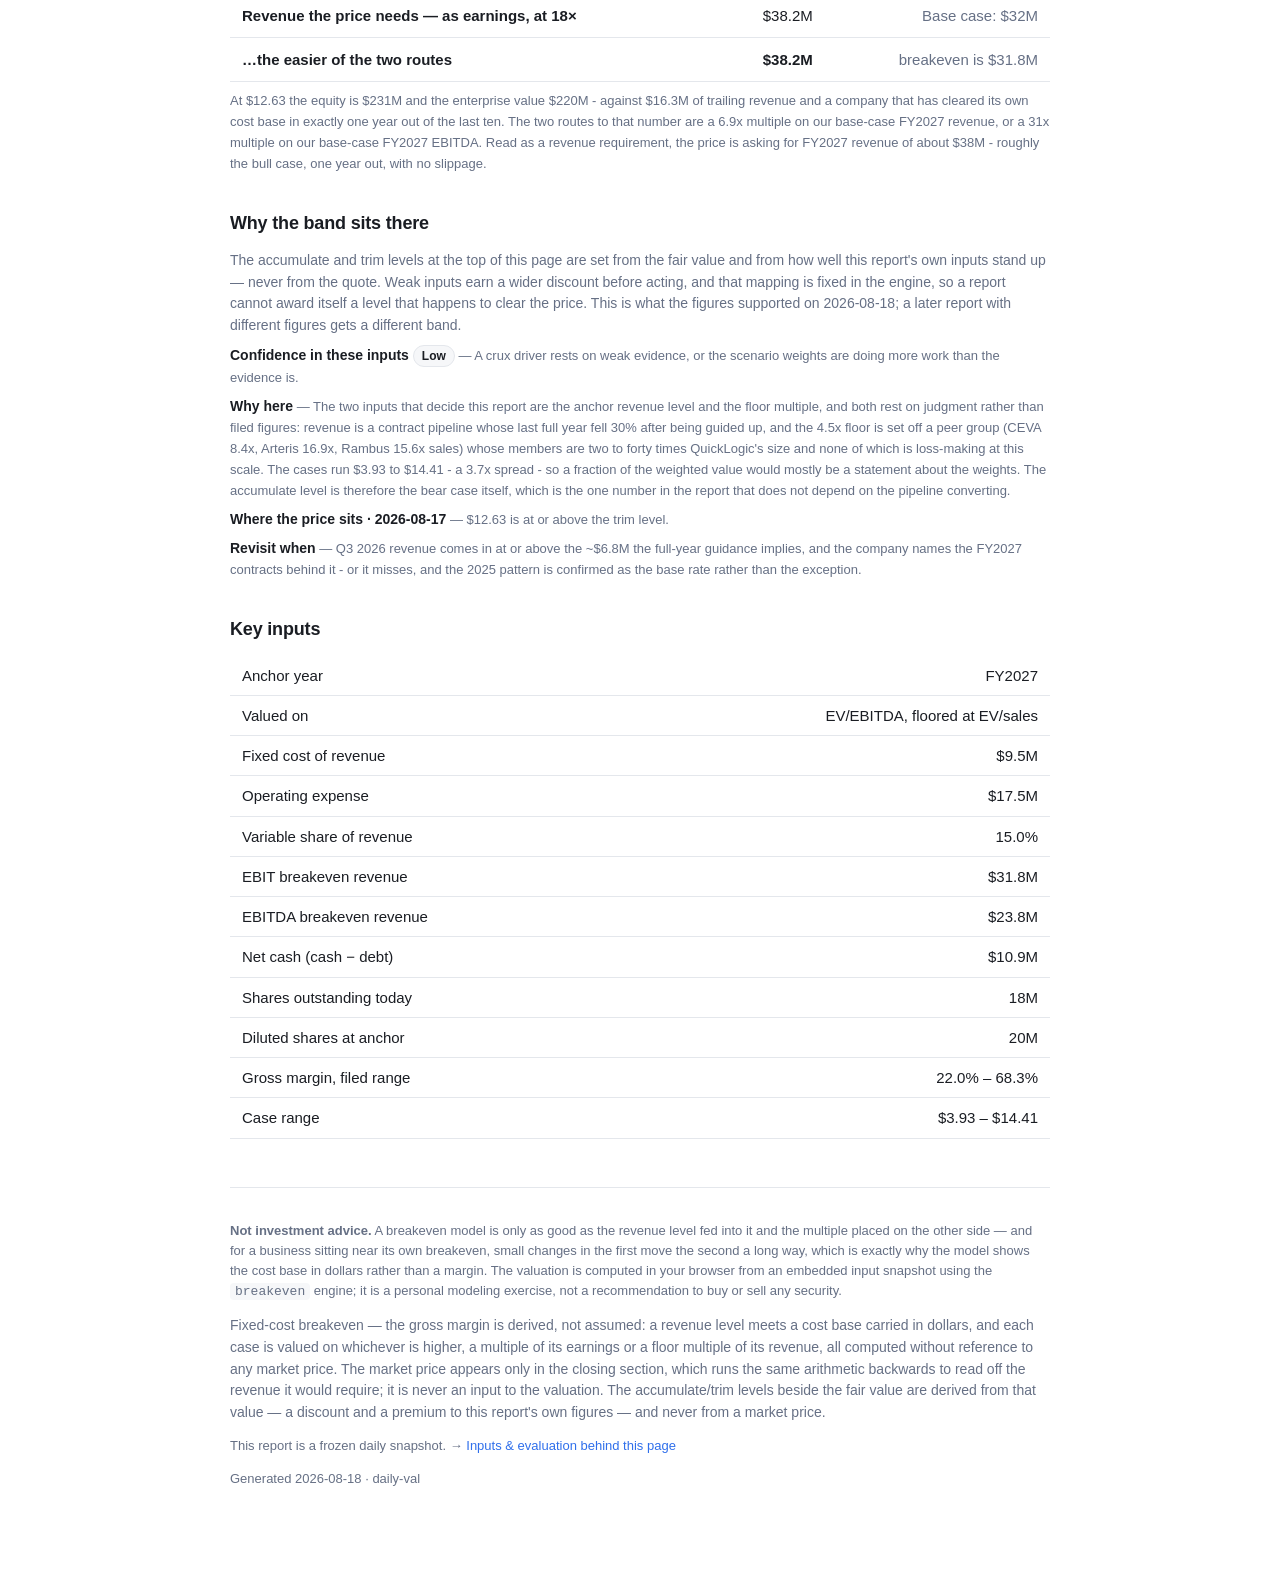
<file: docs/reports/quik/2026-08-18.html>
<!doctype html>
<html lang="en">
<head>
<meta charset="utf-8">
<meta name="viewport" content="width=device-width, initial-scale=1">
<title>QUIK valuation — 2026-08-18 · daily-val</title>
<link rel="stylesheet" href="../../assets/style.css">
</head>
<body>
<main class="wrap">
  <p class="crumb"><a href="../../index.html">← All reports</a></p>

  <header class="rpt-head">
    <div>
      <h1>QUIK <span class="sub">valuation</span></h1>
      <p class="meta" id="bev-method">Fixed-cost breakeven (FY2027)</p>
    </div>
    <div class="date-badge">2026-08-18</div>
  </header>

  <section class="fairvalue-band">
    <span class="fv-label">Fair value · FY2027</span>
    <span class="fv-value" id="bev-fairvalue">…</span>
    <div class="fv-levels" id="bev-action-levels"></div>
  </section>
  <noscript><p class="meta">This report computes its valuation in the browser;
  enable JavaScript to see the numbers.</p></noscript>

  <section>
    <h2>1 &middot; Where the line sits</h2>
    <p class="meta">The one number on this page that no forecast touches. The
    cost of revenue here is engineering capacity and the amortization of
    capitalized IP — it does not move with what is sold — so adding
    the operating cost base to it gives a revenue level, in dollars, that the
    business has to reach before it earns anything. Because a large part of that
    base is non-cash, there are two lines, and the distance between them is the
    D&amp;A.</p>
    <div id="bev-breakeven"></div>
  </section>

  <section>
    <h2>2 &middot; The cost base, against revenue</h2>
    <p class="meta">QuickLogic&#x27;s cost of revenue is not a cost of goods. It is engineering capacity and the amortization of capitalized IP, and it sits still while revenue swings. Over the eleven quarters the company has disclosed, revenue ranged from $2.0M to $7.5M while cost of revenue stayed inside $1.5M-$3.2M; regressing one on the other gives an R-squared of 0.005. That is why the gross margin below runs from -23% to +77% without anyone at the company deciding anything about margin. In this table the breakeven revenue is simply that year&#x27;s own cost base in dollars, and the gap between revenue and it is the operating result.</p>
    <div id="bev-history"></div>
  </section>

  <section>
    <h2>3 &middot; The bridge</h2>
    <p class="meta">No gross margin is assumed anywhere in this model. Each case names a revenue level; the cost of revenue is a fixed dollar block plus a small genuinely variable share, and the margin is whatever is left. The cost base is calibrated to the 2025-H1&#x27;26 regime, in which the company carried roughly $12.6M of annualized cost of revenue against $21M of annualized revenue.</p>
    <p class="meta" id="bev-source"></p>
    <div id="bev-bridge"></div>
  </section>

  <section>
    <h2>4 &middot; The cases, weighted</h2>
    <p class="meta">Revenue, cost base, share count and multiples move together,
    so each case varies them jointly. The fair value is the probability-weighted
    value per share across the cases.</p>
    <div id="bev-scenarios"></div>
  </section>

  <section>
    <h2>5 &middot; Where the answer comes from</h2>
    <p class="meta">Value per share across revenue and the earnings multiple.
    The flat, greyed region in the lower rows is the method drawn out: below the
    breakeven line there is no earnings stream for a multiple to act on, so what
    you would pay for earnings makes no difference at all. Only once revenue
    clears the cost base does the multiple start to matter — and then it
    matters enormously.</p>
    <div id="bev-sensitivity"></div>
  </section>

  <section>
    <h2>How good are these inputs?</h2>
    <p class="meta">One read per input — what it rests on, and how hard it
    would be to argue with. The revenue level and the floor multiple are the two
    that decide this report.</p>
    <div id="bev-drivers"></div>
  </section>

  <section>
    <h2>6 &middot; What the price requires</h2>
    <p class="meta">Everything above was computed without looking at the market.
    Here we run the same arithmetic in reverse — take the traded price as
    given, hold the cost base, the share count and the multiples at <em>our</em>
    figures, and solve for the revenue it implies. There are two routes to any
    given enterprise value, so the model reports both and then the easier of
    them.</p>
    <div id="bev-market"></div>
  </section>

  <section>
    <h2>Why the band sits there</h2>
    <p class="meta">The accumulate and trim levels at the top of this page are
    set from the fair value and from how well this report's own inputs stand up
    — never from the quote. Weak inputs earn a wider discount before acting, and
    that mapping is fixed in the engine, so a report cannot award itself a level
    that happens to clear the price. This is what the figures supported on
    2026-08-18; a later report with different figures gets a different band.</p>
    <div id="bev-action"></div>
  </section>

  <section>
    <h2>Key inputs</h2>
    <div class="table-scroll">
      <table class="compact">
        <tbody id="bev-key-inputs"></tbody>
      </table>
    </div>
  </section>

  <footer class="disclaimer">
    <p><strong>Not investment advice.</strong> A breakeven model is only as good
    as the revenue level fed into it and the multiple placed on the other side
    — and for a business sitting near its own breakeven, small changes in
    the first move the second a long way, which is exactly why the model shows
    the cost base in dollars rather than a margin. The valuation is computed in
    your browser from an embedded input snapshot using the <code>breakeven</code>
    engine; it is a personal modeling exercise, not a recommendation to buy or
    sell any security.</p>
    <p class="meta">Fixed-cost breakeven — the gross margin is derived, not assumed: a revenue level meets a cost base carried in dollars, and each case is valued on whichever is higher, a multiple of its earnings or a floor multiple of its revenue, all computed without reference to any market price. The market price appears only in the closing section, which runs the same arithmetic backwards to read off the revenue it would require; it is never an input to the valuation. The accumulate/trim levels beside the fair value are derived from that value — a discount and a premium to this report&#x27;s own figures — and never from a market price.</p>
    <p class="snapshot">This report is a frozen daily snapshot. &rarr;
    <a href="2026-08-18.json">Inputs &amp; evaluation behind this page</a></p>
    <p class="gen">Generated 2026-08-18 · daily-val</p>
  </footer>
</main>
<script type="application/json" id="bev-input">{"symbol": "QUIK", "method": "breakeven", "anchor": "FY2027", "history_intro": "QuickLogic's cost of revenue is not a cost of goods. It is engineering capacity and the amortization of capitalized IP, and it sits still while revenue swings. Over the eleven quarters the company has disclosed, revenue ranged from $2.0M to $7.5M while cost of revenue stayed inside $1.5M-$3.2M; regressing one on the other gives an R-squared of 0.005. That is why the gross margin below runs from -23% to +77% without anyone at the company deciding anything about margin. In this table the breakeven revenue is simply that year's own cost base in dollars, and the gap between revenue and it is the operating result.", "bridge_intro": "No gross margin is assumed anywhere in this model. Each case names a revenue level; the cost of revenue is a fixed dollar block plus a small genuinely variable share, and the margin is whatever is left. The cost base is calibrated to the 2025-H1'26 regime, in which the company carried roughly $12.6M of annualized cost of revenue against $21M of annualized revenue.", "figures_source": "Cost base calibrated from the FY2025 and H1 2026 filed figures (10-K filed 2026-03-27; 10-Q filed 2026-08-12). At FY2026's guided revenue the calibration reproduces the company's own statement that H2 2026 would be cash-flow positive. Balance sheet at 2026-06-28: cash $18.475M, revolver $5.0M, notes payable $2.568M.", "cost_base": {"variable_ratio": 0.15, "fixed_cost_of_revenue": "9.5M", "opex": "17.5M", "dna": "6.8M", "other_income": "-0.4M"}, "balance_sheet": {"net_cash": "10.907M", "diluted_shares": "20.0M", "shares_outstanding": "18.316M"}, "multiple": {"earnings": {"kind": "ev_ebitda", "value": 18}, "floor": {"kind": "ev_sales", "value": 4.5}}, "history": [{"period": "FY2022", "revenue": "12.685M", "cost_of_revenue": "5.266M", "opex": "14.935M", "dna": "1.004M", "note": "58.5% gross margin on $12.7M of revenue - the same cost base that would later produce 22% on $13.8M."}, {"period": "FY2023", "revenue": "21.198M", "cost_of_revenue": "6.711M", "opex": "14.417M", "dna": "1.807M", "note": "The one year revenue cleared the cost base. EBIT +$70K on $21.2M - and the breakeven column says $21.1M, which is the whole method in one row."}, {"period": "FY2024", "revenue": "19.651M", "cost_of_revenue": "7.558M", "opex": "14.613M", "dna": "3.976M"}, {"period": "FY2025", "revenue": "13.774M", "cost_of_revenue": "10.740M", "opex": "14.953M", "dna": "5.372M", "note": "Revenue fell $5.9M and cost of revenue rose $3.2M in the same year. Gross margin printed 22.0%, and Q3 printed -23.3%, without any change in what the company sells or how it prices it."}, {"period": "TTM to Q2'26", "revenue": "16.295M", "cost_of_revenue": "11.843M", "opex": "15.703M", "dna": "5.946M", "note": "Trailing four quarters through 2026-06-28. D&A has gone from $1.0M to $5.9M in four years as capitalized IP and mask sets came on stream; most of it sits in cost of revenue, which is why the gap between the EBIT and EBITDA breakevens is now nearly $6M wide."}], "scenarios": [{"name": "Bear", "probability": 0.35, "revenue": "21M", "cost_base": {"variable_ratio": 0.15, "fixed_cost_of_revenue": "9M", "opex": "16.5M", "dna": "6.3M"}, "shares": "21.5M", "multiple": {"earnings": 14, "floor": 3.5}, "comment": "2025 repeats: the government and eFPGA contracts that drove the 2026 ramp finish and the next tranche slips a year, so revenue steps back down from the ~$27M Q4'26 exit rate. EBITDA goes back below the line, the earnings multiple has nothing to bite on, and the franchise floor is the whole value. Shares carry the ATM they would have to run to fund it."}, {"name": "Base", "probability": 0.45, "revenue": "32M", "shares": "20M", "comment": "The eFPGA pipeline converts at a normal rate: +33% on FY2026's guided ~$24M, roughly +18% on the Q4'26 exit run-rate. Gross margin lands in the mid-50s purely from absorption, EBIT crosses zero for the second time in the company's history, and EBITDA reaches ~$7M. Note that the revenue floor still binds at these multiples - even in the base case this is not yet an earnings stock."}, {"name": "Bull", "probability": 0.2, "revenue": "42M", "cost_base": {"variable_ratio": 0.15, "fixed_cost_of_revenue": "10.5M", "opex": "19M", "dna": "7.3M"}, "shares": "19.5M", "multiple": {"earnings": 20, "floor": 5.5}, "comment": "FY2026's 70-80% growth repeats once: Intel 18A and the rad-hard defense programs move from development contracts to volume, and the architectural-license model starts producing royalties. Cost base steps up to deliver it, but revenue outruns it by enough that EBITDA reaches $13.5M and the earnings multiple finally takes over from the floor."}], "sensitivity": {"revenue": ["21M", "24M", "28M", "32M", "36M", "42M"], "earnings_multiple": [10, 14, 18, 22, 26]}, "market": {"price": 12.63, "as_of": "2026-08-17", "solve_from": "Base", "commentary": "At $12.63 the equity is $231M and the enterprise value $220M - against $16.3M of trailing revenue and a company that has cleared its own cost base in exactly one year out of the last ten. The two routes to that number are a 6.9x multiple on our base-case FY2027 revenue, or a 31x multiple on our base-case FY2027 EBITDA. Read as a revenue requirement, the price is asking for FY2027 revenue of about $38M - roughly the bull case, one year out, with no slippage."}, "action": {"confidence": "low", "buy_below": "Bear", "rationale": "The two inputs that decide this report are the anchor revenue level and the floor multiple, and both rest on judgment rather than filed figures: revenue is a contract pipeline whose last full year fell 30% after being guided up, and the 4.5x floor is set off a peer group (CEVA 8.4x, Arteris 16.9x, Rambus 15.6x sales) whose members are two to forty times QuickLogic's size and none of which is loss-making at this scale. The cases run $3.93 to $14.41 - a 3.7x spread - so a fraction of the weighted value would mostly be a statement about the weights. The accumulate level is therefore the bear case itself, which is the one number in the report that does not depend on the pipeline converting.", "review": "Q3 2026 revenue comes in at or above the ~$6.8M the full-year guidance implies, and the company names the FY2027 contracts behind it - or it misses, and the 2025 pattern is confirmed as the base rate rather than the exception."}}</script>
<script type="application/json" id="bev-notes">{"symbol": "QUIK", "drivers": [{"key": "cost_structure", "label": "The fixed/variable split \u2014 the load-bearing claim", "verdict": "strong evidence", "comment": "This is the one input that has to be right for the method to be the right method, and the qualitative half of it is the best-evidenced thing in the report. Across the eleven quarters QuickLogic has disclosed, revenue ranged from $2.029M to $7.479M \u2014 a factor of 3.7 \u2014 while cost of revenue stayed inside $1.537M to $3.209M. Regressing cost of revenue on revenue over the last ten quarters gives an R-squared of 0.005; over the last six, the most favourable window, 0.41. There is essentially no unit-cost relationship to find. What moves cost of revenue is headcount on eFPGA engagements and the amortization of capitalized IP \u2014 capacity decisions taken a year in advance, not a cost of what was sold. The consequence is that the gross margin is not an assumption anyone at this company makes, which is why no model that takes one as an input belongs on this stock. Where the evidence runs out is the *size* of the variable ratio, and it is not a harmless parameter: at 15% the base case is $7.75, and at zero it is $11.17, because a lower ratio lifts gross profit enough to flip the base case from the revenue floor onto the earnings multiple. The regression cannot distinguish 0% from 15% at this sample size. This report uses 15% deliberately \u2014 it is the assumption that produces the lower value, and with a pipeline this uncertain the conservative end of an unidentified parameter is the right place to sit. A reader who thinks the ratio is really zero should read the fair value as $10.57."}, {"key": "cost_base", "label": "The dollar level of the cost base at the anchor", "verdict": "defensible", "comment": "$9.5M fixed cost of revenue plus $17.5M opex, against H1 2026 actuals of $6.284M and $8.084M \u2014 annualizing to $12.6M and $16.2M. At the base case's $32M revenue the model carries $14.3M of cost of revenue, so it is already assuming a $1.7M capacity step above today's run-rate, and $1.3M more opex. The check that matters: run FY2026's guided revenue (~$24.1M) through this cost base and it produces EBITDA of about +$1.3M against an EBIT of about -$5.0M. That is the same thing management said on 11 August \u2014 non-GAAP profitable and cash-flow positive in the second half, still loss-making on GAAP. A cost base calibrated blind to guidance that then reproduces guidance is the strongest test available here."}, {"key": "revenue", "label": "The anchor revenue level \u2014 the crux", "verdict": "the crux; weak evidence", "comment": "Everything else in this report is arithmetic on filed figures. This is a forecast of a contract pipeline, and QuickLogic's pipeline has a bad record: FY2025 revenue fell 30.4% to $13.774M after the company had guided to growth, because government and eFPGA contracts slipped. FY2026 is going the other way \u2014 Q2 revenue up 48.7% year on year, full-year guidance narrowed *up* to +70-80%, which implies about $6.8M per quarter in the second half against $5.5M just delivered. What is actually contracted is small: $6.3M of remaining performance obligations expected to be recognized by the end of Q1 2027, plus $0.4M of deferred revenue. Everything above roughly $7M of FY2027 revenue is pipeline, not backlog. The three cases \u2014 $21M, $32M, $42M \u2014 are a repeat of 2025, a normal conversion year, and a repeat of 2026, and there is no basis in the filings for calling one of them more likely than the arithmetic of the weights below."}, {"key": "dna", "label": "D&A \u2014 why the two breakevens are $8M apart", "verdict": "strong evidence", "comment": "$6.8M at the anchor, against $5.372M in FY2025, $5.946M trailing, and $3.146M in H1 2026 alone. D&A has gone from $1.004M in FY2022 to $5.9M trailing \u2014 a six-fold rise in four years, as capitalized IP development and mask sets came on stream \u2014 and most of it sits in cost of revenue rather than opex. That single line is why the FY2025 gross margin printed 22.0% and why Q3 2025 printed -23.3%. It is also why this report values on EBITDA rather than EBIT: capex is running at about $2.9M a year against $6.3M of D&A, so EBIT understates the cash the business throws off today. H1 2026 makes the point without any modeling \u2014 a $3.093M net loss and $2.190M of positive operating cash flow in the same six months."}, {"key": "multiple", "label": "The revenue floor \u2014 the second-weakest input", "verdict": "judgment; weak evidence", "comment": "The floor multiple decides the bear and base cases outright, because in both of them the earnings multiple has nothing to bite on. It is set at 4.5x forward revenue in the base case against a semiconductor-IP peer group trading at 8.4x (CEVA), 15.6x (Rambus) and 16.9x (Arteris) on trailing revenue, with Lattice at 28.9x and SiTime at 46.9x. So the report is applying roughly a 45% discount to the cheapest credible peer. The discount is for scale (QuickLogic is a fifth of CEVA's revenue), for concentration (88% of revenue is US, much of it government programs), and for the fact that none of those peers has QuickLogic's record of losing money at this level. But it is a judgment, not a measurement: raise every case's floor by two turns \u2014 bear to 5.5x, base to 6.5x, bull to 7.5x \u2014 and the fair value goes from $7.74 to $10.33; raise only the base case's and it goes to $9.18. There is no filed figure that adjudicates it."}, {"key": "shares", "label": "Dilution \u2014 an input, not a constant", "verdict": "defensible", "comment": "This is the one place the method deliberately breaks with the other four, which all divide by a single fixed share count. QuickLogic funds itself with equity: shares outstanding went from 14.422M in March 2024 to 18.316M in June 2026, a 27% rise in nine quarters, and in the first half of 2026 alone it raised $9.8M from investors, with a $20M amended ATM and a $125M shelf still available. At 28 December 2025, before that raise, cash was $18.842M against $15.0M drawn on the revolver \u2014 the balance sheet was nearly empty. So the share count at the anchor is a function of how the revenue case goes, and it is set that way here: 21.5M in the bear case, 20.0M in the base, 19.5M in the bull, from 18.316M today. That spread costs the bear case about 10% of its per-share value, which is the honest cost of financing a year of losses and belongs in the model rather than in a footnote."}, {"key": "net_cash", "label": "Net cash", "verdict": "filed", "comment": "$10.907M: cash of $18.475M less the $5.0M drawn on the Sunflower Bank revolving facility and $2.568M of notes payable, all at 28 June 2026. Held flat across the cases on the assumption that each case's equity issuance roughly funds that case's cash burn \u2014 which is why the cost of the burn shows up in the share count above rather than here. Note that the cash figure is itself recent and financed: it includes the $5.0M revolver advance and $9.5M net of stock sales during the first half."}, {"key": "history", "label": "The filed record", "verdict": "filed", "comment": "FY2022-FY2025 from the 10-Ks, the trailing row from the four quarters to 28 June 2026. Cost of revenue and opex are as filed; the breakeven column is simply their sum, so the gap between revenue and it reconciles exactly to reported operating income in every row. The row that carries the argument is FY2023: revenue $21.198M against a $21.128M cost base, and reported EBIT of +$70K. That is the only year in the last ten in which this company covered its own costs, and the method reproduces it to within a rounding error without being fitted to it."}, {"key": "probability", "label": "The weights \u2014 where most of the answer actually is", "verdict": "the weakest input", "comment": "The cases run $3.93 to $14.41, a 3.7x spread, so the weights do more work than any single figure in the model. At 35/45/20 the fair value is $7.74. Shift ten points from bear to bull and it goes to $8.79; shift ten points the other way and it goes to $6.69. Put another way, the weights alone span a range roughly as wide as the entire disagreement about the floor multiple. There is no defensible basis for precision here: the argument for weighting bear at 35% is that 2025 happened exactly that way and is the only completed pipeline cycle we have; the argument against is that 2026 is tracking well ahead of it and management has narrowed guidance upward rather than down. Both are one observation each. This is why the action band takes the bear case itself as its accumulate level rather than a fraction of a weighted value these weights produced."}]}</script>
<script src="../../assets/action.js"></script>
<script src="../../assets/breakeven.js"></script>
</body>
</html>
</file>
<file: docs/assets/style.css>
:root {
  --bg: #ffffff;
  --panel: #f6f7f9;
  --border: #e4e7ec;
  --text: #1a1d23;
  --muted: #667085;
  --accent: #2f6feb;
  --shadow: 0 1px 2px rgba(16,24,40,.06), 0 1px 3px rgba(16,24,40,.10);
}
@media (prefers-color-scheme: dark) {
  :root {
    --bg: #0f1115; --panel: #171a21; --border: #262b34; --text: #e6e8ec;
    --muted: #98a2b3; --accent: #5a8dff; --shadow: none;
  }
}
:root[data-theme="dark"] {
  --bg: #0f1115; --panel: #171a21; --border: #262b34; --text: #e6e8ec;
  --muted: #98a2b3; --accent: #5a8dff; --shadow: none;
}
:root[data-theme="light"] {
  --bg: #ffffff; --panel: #f6f7f9; --border: #e4e7ec; --text: #1a1d23;
  --muted: #667085; --accent: #2f6feb;
  --shadow: 0 1px 2px rgba(16,24,40,.06), 0 1px 3px rgba(16,24,40,.10);
}

* { box-sizing: border-box; }
body {
  margin: 0; background: var(--bg); color: var(--text);
  font: 16px/1.55 -apple-system, BlinkMacSystemFont, "Segoe UI", Roboto, Helvetica, Arial, sans-serif;
  -webkit-font-smoothing: antialiased;
}
.wrap { max-width: 860px; margin: 0 auto; padding: 40px 20px 80px; }
a { color: var(--accent); text-decoration: none; }
a:hover { text-decoration: underline; }
h1 { font-size: 30px; margin: 0; letter-spacing: -.02em; }
h2 { font-size: 18px; margin: 36px 0 12px; letter-spacing: -.01em; }
.sub { color: var(--muted); font-weight: 500; }
.crumb { margin: 0 0 20px; font-size: 14px; }

/* Landing */
.site-head { margin-bottom: 12px; }
.tagline { color: var(--muted); max-width: 52ch; }
.report-list { margin-top: 24px; }
.report-row {
  display: flex; flex-wrap: wrap; align-items: baseline; gap: 8px 18px;
  padding: 14px 16px; margin: 8px 0; border: 1px solid var(--border);
  border-radius: 10px; background: var(--panel); color: var(--text);
  box-shadow: var(--shadow);
}
.report-row:hover { text-decoration: none; border-color: var(--accent); }
.rr-date { font-variant-numeric: tabular-nums; font-weight: 600; min-width: 96px; }
.rr-sym { font-weight: 700; letter-spacing: .02em; min-width: 52px; }
.rr-method { color: var(--muted); font-size: 13px; flex: 1 1 180px; }
.rr-metric { font-size: 14px; color: var(--muted); }
.rr-metric b { color: var(--text); font-variant-numeric: tabular-nums; }
.empty { color: var(--muted); }

/* Report header */
.rpt-head { display: flex; justify-content: space-between; align-items: flex-start; gap: 16px; }

/* Fair-value band (comps report headline) */
.fairvalue-band {
  display: flex; align-items: baseline; justify-content: space-between;
  gap: 12px; flex-wrap: wrap; margin: 24px 0 8px; padding: 16px 20px;
  border: 1px solid var(--border); border-radius: 12px; background: var(--panel);
  box-shadow: var(--shadow);
}
.fv-label { color: var(--muted); font-size: 14px; }
.fv-value { font-weight: 700; font-size: 34px; letter-spacing: -.02em; font-variant-numeric: tabular-nums; }

/* Action band: the accumulate/trim levels sit in the fair-value band, beside
   the value they are a fraction of. Scoped with :has() so reports without a
   band keep exactly the layout they were published with. */
.fairvalue-band:has(.fv-levels) { align-items: flex-end; row-gap: 4px; }
.fairvalue-band:has(.fv-levels) .fv-label { flex: 0 0 100%; }
.fv-levels { display: flex; gap: 12px 28px; flex-wrap: wrap; margin-left: auto; }
.fv-act { display: flex; flex-direction: column; gap: 1px; text-align: right; }
.fv-act-label { color: var(--muted); font-size: 11px; text-transform: uppercase; letter-spacing: .05em; }
.fv-act-value { font-weight: 700; font-size: 20px; font-variant-numeric: tabular-nums; letter-spacing: -.01em; }
.fv-act-basis { color: var(--muted); font-size: 12px; }
@media (max-width: 560px) {
  .fv-levels { margin-left: 0; width: 100%; justify-content: space-between; }
  .fv-act.act-buy { text-align: left; }
}
.meta { color: var(--muted); margin: 6px 0 0; font-size: 14px; }
.date-badge {
  font-variant-numeric: tabular-nums; font-weight: 600; font-size: 14px;
  padding: 6px 12px; border: 1px solid var(--border); border-radius: 999px;
  background: var(--panel); white-space: nowrap;
}

/* Tables */
.table-scroll { overflow-x: auto; }
table { width: 100%; border-collapse: collapse; font-size: 15px; }
th, td { padding: 10px 12px; border-bottom: 1px solid var(--border); text-align: left; }
thead th { font-size: 12px; text-transform: uppercase; letter-spacing: .04em; color: var(--muted); }
.num { text-align: right; font-variant-numeric: tabular-nums; }
.muted-cell { color: var(--muted); }
.name { font-weight: 600; }
.strong { font-weight: 700; }
tfoot td { border-top: 2px solid var(--border); border-bottom: none; font-weight: 600; }
table.compact td { padding: 8px 12px; }

/* Consensus cross-check */
.consensus-head { display: flex; align-items: baseline; justify-content: space-between;
  gap: 12px; flex-wrap: wrap; margin-bottom: 12px; }
.consensus-label { color: var(--muted); font-size: 14px; }
.consensus-value { font-weight: 700; font-size: 24px; font-variant-numeric: tabular-nums; }
#dcf-consensus .read-note { display: block; margin: 12px 0 0; max-width: 72ch; }

/* verdict pill + plain-English note */
.verdict { display: inline-block; font-weight: 700; font-size: 12px;
  padding: 1px 8px; border-radius: 999px; background: var(--panel); border: 1px solid var(--border); }
.read-note { color: var(--muted); font-size: 13px; }

/* Assumptions: one table per input, three scenario rows (Bear/Base/Bull) */
.assump { padding: 18px 0; border-bottom: 1px solid var(--border); }
.assump:last-child { border-bottom: 0; }
.assump-head { display: flex; align-items: center; gap: 10px; flex-wrap: wrap; margin-bottom: 10px; }
.assump-label { font-weight: 600; }
.assump .read-note { display: block; margin: 10px 0 0; max-width: 72ch; }
.reads { margin-top: 12px; }
.read-line { margin: 8px 0; font-size: 14px; line-height: 1.5; }
.read-key { font-weight: 600; }
.read-line .read-note { display: inline; margin: 0; }

/* Footer */
.disclaimer { margin-top: 48px; padding-top: 20px; border-top: 1px solid var(--border);
  color: var(--muted); font-size: 13px; }
.disclaimer code { background: var(--panel); padding: 1px 5px; border-radius: 4px; }
.snapshot { margin-top: 12px; }
.gen { margin-top: 8px; font-variant-numeric: tabular-nums; }

@media (max-width: 560px) {
  .rpt-head { flex-direction: column; }
}
</file>
